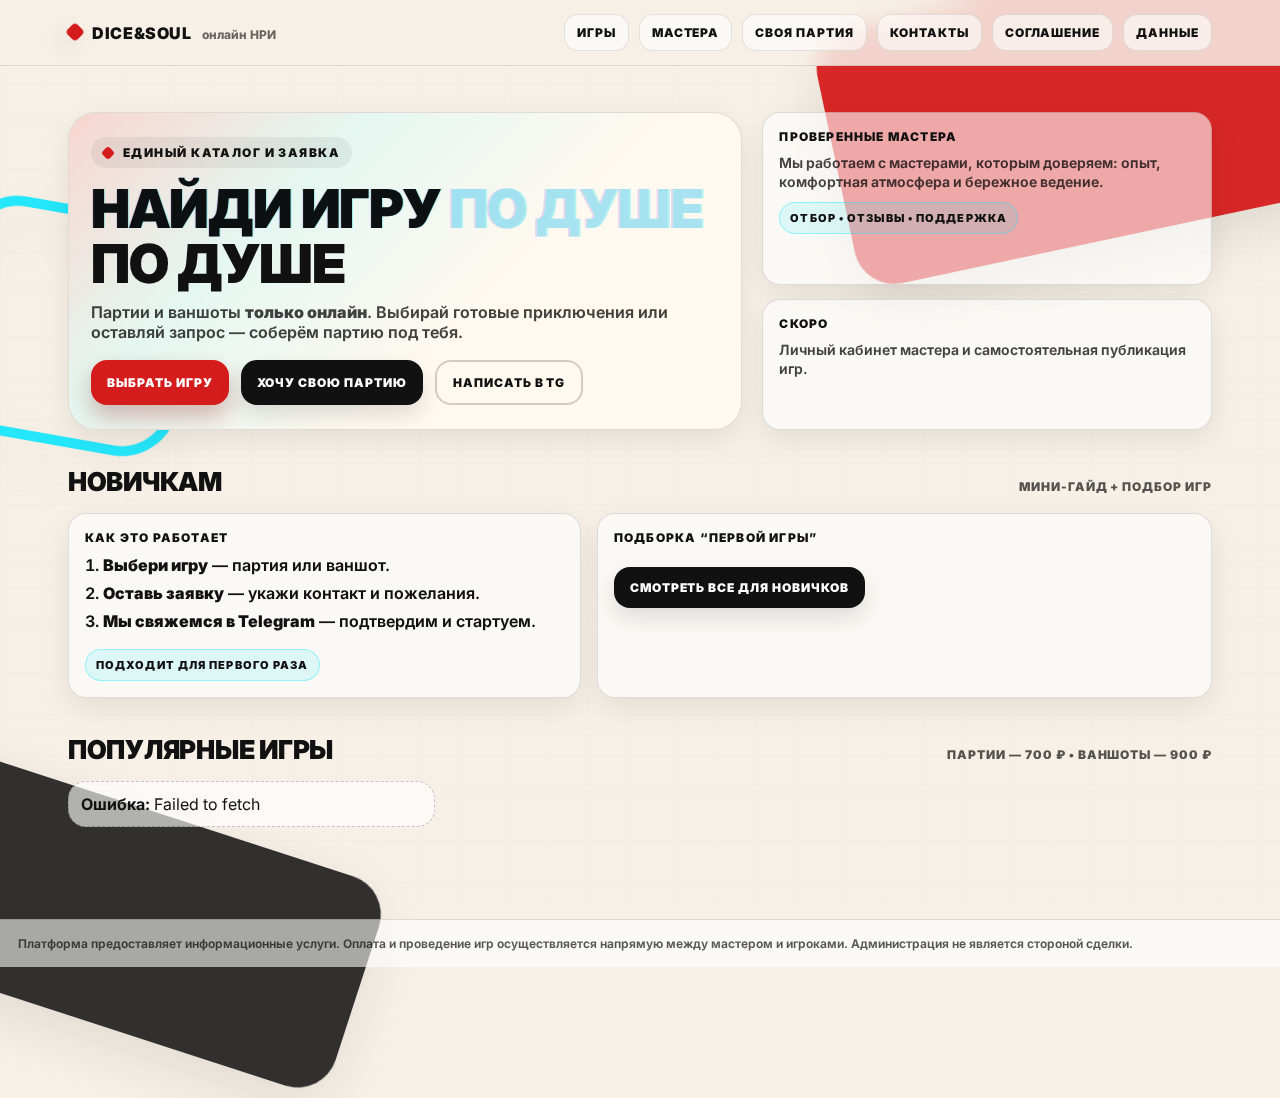
<file: index.html>
<!doctype html><html lang="ru"><head>
<meta charset="UTF-8">
<meta name="viewport" content="width=device-width,initial-scale=1">
<link rel="preconnect" href="https://fonts.googleapis.com">
<link rel="preconnect" href="https://fonts.gstatic.com" crossorigin>
<link href="https://fonts.googleapis.com/css2?family=Inter:wght@500;650;800;900;1000&display=swap" rel="stylesheet">
<link rel="stylesheet" href="style.css">
<title>Dice&Soul — онлайн настольно‑ролевые игры</title>
<link rel="icon" href="assets/favicon.ico" sizes="any">
<link rel="icon" type="image/png" href="assets/favicon.png">
<link rel="apple-touch-icon" href="assets/favicon.png">
</head>
<body class="bg-grid">

<div class="header">
  <div class="nav">
    <a class="brand" href="index.html">
      <span class="mark"></span>
      <span class="name">Dice&Soul</span>
      <span class="tag">онлайн НРИ</span>
    </a>
    <div class="navlinks">
      <a href="games.html">Игры</a>
      <a href="masters.html">Мастера</a>
<a href="custom.html">Своя партия</a>
      <a href="contacts.html">Контакты</a>
      <a href="legal.html">Соглашение</a>
      <a href="privacy.html">Данные</a>
    </div>
  </div>
</div>

<div class="container">
  <div class="shape red"></div>
  <div class="shape cyan"></div>
  <div class="shape ink"></div>

  <div class="hero">
    <div class="panel">
      <div class="p-inner">
        <div class="kicker"><span class="dot"></span>единый каталог и заявка</div>
        <div class="h1" data-glitch="Найди игру по душе">Найди игру<br>по душе</div>
        <p class="lead">Партии и ваншоты <b>только онлайн</b>. Выбирай готовые приключения или оставляй запрос — соберём партию под тебя.</p>
        <div class="actions">
          <a class="btn btn-red" href="games.html">Выбрать игру</a>
          <a class="btn btn-ink" href="custom.html">Хочу свою партию</a>
          <a class="btn btn-outline" href="https://t.me/iwwitich" target="_blank" rel="noopener">Написать в TG</a>
        </div>
        </div>
    </div>

    <div class="aside">
      <div class="tile">
  <h3>Проверенные мастера</h3>
  <p>Мы работаем с мастерами, которым доверяем: опыт, комфортная атмосфера и бережное ведение.</p>
  <div class="badge">отбор • отзывы • поддержка</div>
</div>
      <div class="tile">
        <h3>Скоро</h3>
        <p>Личный кабинет мастера и самостоятельная публикация игр.</p>
      </div>
    </div>
  </div>

  
  <div class="section-title" id="newbies">
    <h2>Новичкам</h2>
    <div class="hint">мини-гайд + подбор игр</div>
  </div>

  <div class="newbies">
    <div class="tile guide">
      <h3>Как это работает</h3>
      <ol class="steps">
        <li><b>Выбери игру</b> — партия или ваншот.</li>
        <li><b>Оставь заявку</b> — укажи контакт и пожелания.</li>
        <li><b>Мы свяжемся в Telegram</b> — подтвердим и стартуем.</li>
      </ol>
      <div class="badge">подходит для первого раза</div>
    </div>

    <div class="tile pick">
      <h3>Подборка “первой игры”</h3>
      <div class="mini-grid" data-newbies></div>
      <div class="actions" style="margin-top:12px">
        <a class="btn btn-ink" href="games.html?beginner=1">Смотреть все для новичков</a>
      </div>
    </div>
  </div>


  <div class="section-title">
    <h2>Популярные игры</h2>
    <div class="hint">Партии — 700 ₽ • Ваншоты — 900 ₽</div>
  </div>

  <div class="grid" data-games>
    <div class="card"><div class="c-inner"><span class="spinner"></span> <span class="small">Загружаем список…</span></div></div>
  </div>
</div>

<footer>Платформа предоставляет информационные услуги. Оплата и проведение игр осуществляется напрямую между мастером и игроками. Администрация не является стороной сделки.</footer>
<script src="config.js"></script>
<script src="app.js"></script>
</body></html>
</file>
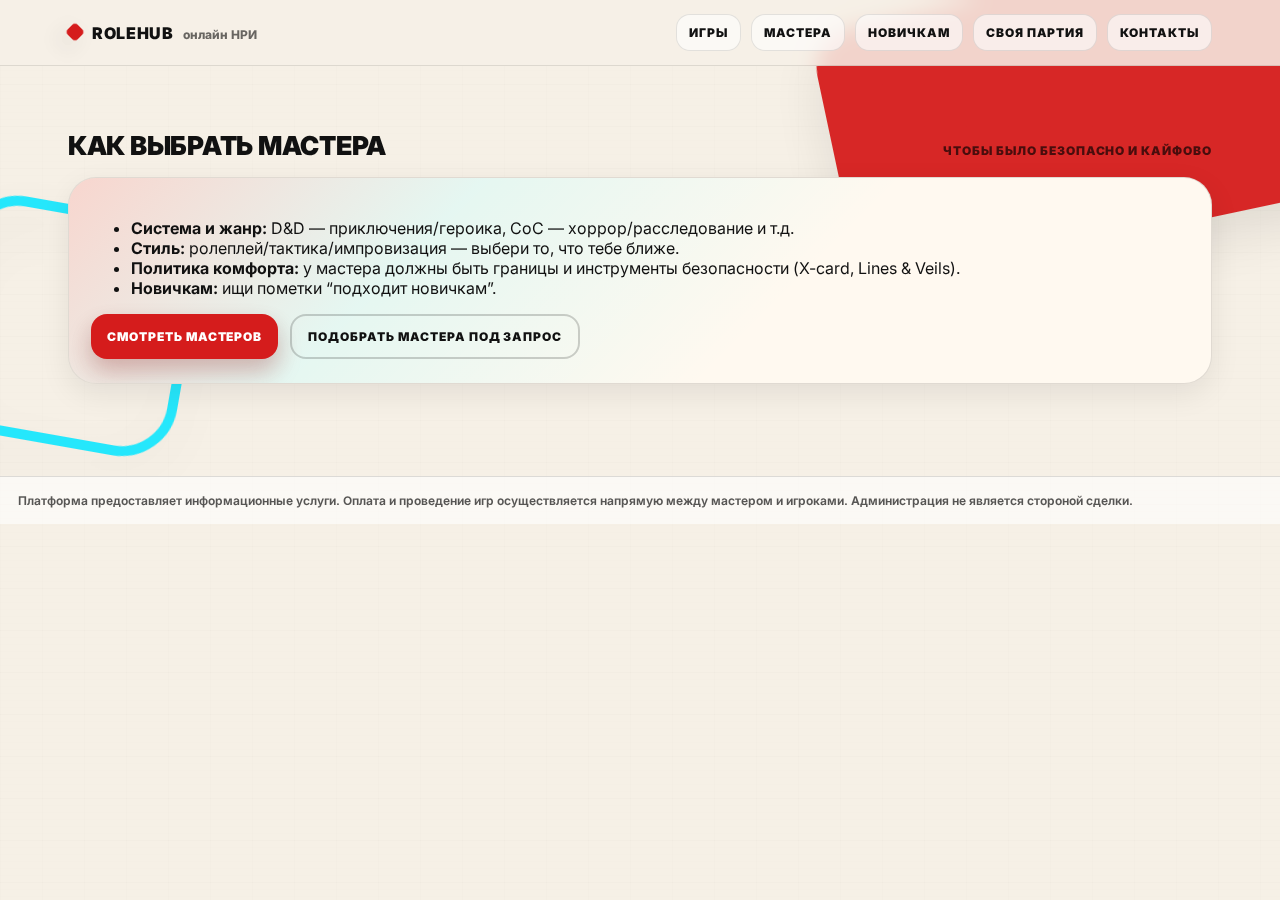
<file: choose-gm.html>
<!doctype html><html lang="ru"><head>
<meta charset="UTF-8">
<meta name="viewport" content="width=device-width,initial-scale=1">
<link rel="preconnect" href="https://fonts.googleapis.com">
<link rel="preconnect" href="https://fonts.gstatic.com" crossorigin>
<link href="https://fonts.googleapis.com/css2?family=Inter:wght@500;650;800;900;1000&display=swap" rel="stylesheet">
<link rel="stylesheet" href="style.css">
<title>Как выбрать мастера — RoleHub</title>
</head>
<body class="bg-grid">
<div class="header">
  <div class="nav">
    <a class="brand" href="index.html">
      <span class="mark"></span>
      <span class="name">RoleHub</span>
      <span class="tag">онлайн НРИ</span>
    </a>
    <div class="navlinks">
      <a href="games.html">Игры</a>
      <a href="masters.html">Мастера</a>
      <a href="newbies.html">Новичкам</a>
      <a href="custom.html">Своя партия</a>
      <a href="contacts.html">Контакты</a>
    </div>
  </div>
</div>
<div class="container">
  <div class="shape red"></div>
  <div class="shape cyan"></div>
  
<div class="section-title"><h2>Как выбрать мастера</h2><div class="hint">чтобы было безопасно и кайфово</div></div>
<div class="panel"><div class="p-inner">
<ul class="list">
<li><b>Система и жанр:</b> D&D — приключения/героика, CoC — хоррор/расследование и т.д.</li>
<li><b>Стиль:</b> ролеплей/тактика/импровизация — выбери то, что тебе ближе.</li>
<li><b>Политика комфорта:</b> у мастера должны быть границы и инструменты безопасности (X-card, Lines & Veils).</li>
<li><b>Новичкам:</b> ищи пометки “подходит новичкам”.</li>
</ul>
<div class="actions">
<a class="btn btn-red" href="masters.html">Смотреть мастеров</a>
<a class="btn btn-outline" href="hire.html">Подобрать мастера под запрос</a>
</div>
</div></div>

</div>
<footer>Платформа предоставляет информационные услуги. Оплата и проведение игр осуществляется напрямую между мастером и игроками. Администрация не является стороной сделки.</footer>
<script src="config.js"></script>
<script src="app.js"></script>
</body></html>
</file>
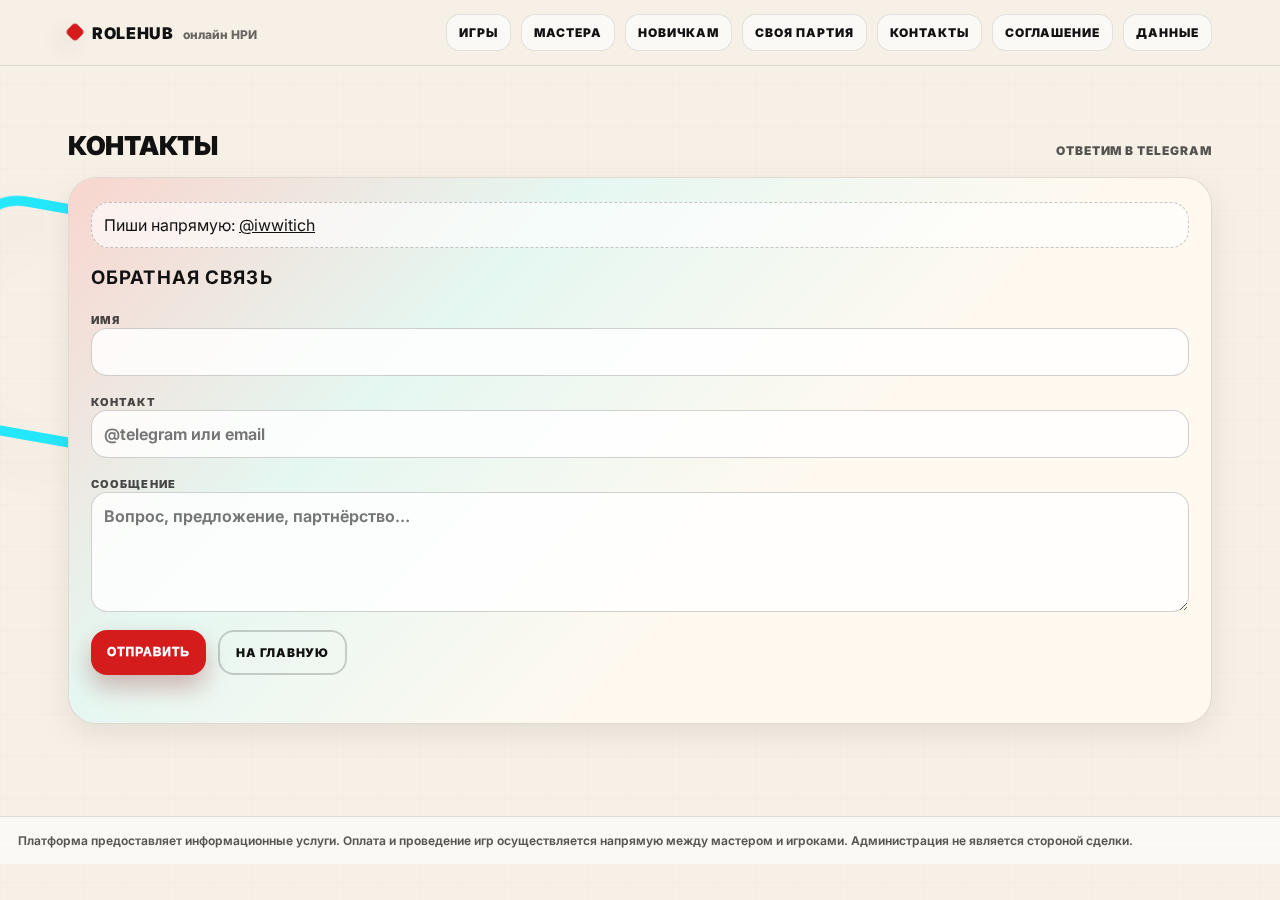
<file: contacts.html>
<!doctype html><html lang="ru"><head>
<meta charset="UTF-8">
<meta name="viewport" content="width=device-width,initial-scale=1">
<link rel="preconnect" href="https://fonts.googleapis.com">
<link rel="preconnect" href="https://fonts.gstatic.com" crossorigin>
<link href="https://fonts.googleapis.com/css2?family=Inter:wght@500;650;800;900;1000&display=swap" rel="stylesheet">
<link rel="stylesheet" href="style.css">
<title>Контакты — RoleHub</title></head>
<body class="bg-grid">

<div class="header">
  <div class="nav">
    <a class="brand" href="index.html">
      <span class="mark"></span>
      <span class="name">RoleHub</span>
      <span class="tag">онлайн НРИ</span>
    </a>
    <div class="navlinks">
      <a href="games.html">Игры</a>
      <a href="masters.html">Мастера</a>
      <a href="newbies.html">Новичкам</a>
<a href="custom.html">Своя партия</a>
      <a href="contacts.html">Контакты</a>
      <a href="legal.html">Соглашение</a>
      <a href="privacy.html">Данные</a>
    </div>
  </div>
</div>

<div class="container">
  <div class="shape cyan"></div>

  <div class="section-title">
    <h2>Контакты</h2>
    <div class="hint">ответим в Telegram</div>
  </div>

  <div class="panel">
    <div class="p-inner">
      <div class="notice">Пиши напрямую: <a data-tg-link href="#">@iwwitich</a></div>

      <h3 style="margin-top:18px; text-transform:uppercase; letter-spacing:.06em">Обратная связь</h3>

      <form id="contactForm" class="form">
        <div class="field"><label>Имя</label><input name="name" required></div>
        <div class="field"><label>Контакт</label><input name="contact" required placeholder="@telegram или email"></div>
        <div class="field"><label>Сообщение</label><textarea name="message" placeholder="Вопрос, предложение, партнёрство…"></textarea></div>
        <div class="actions">
          <button class="btn btn-red" type="submit">Отправить</button>
          <a class="btn btn-outline" href="index.html">На главную</a>
        </div>
        <div id="contactForm_status" class="small" style="margin-top:10px"></div>
      </form>
    </div>
  </div>
</div>

<footer>Платформа предоставляет информационные услуги. Оплата и проведение игр осуществляется напрямую между мастером и игроками. Администрация не является стороной сделки.</footer>
<script src="config.js"></script>
<script src="app.js"></script>
</body></html>
</file>
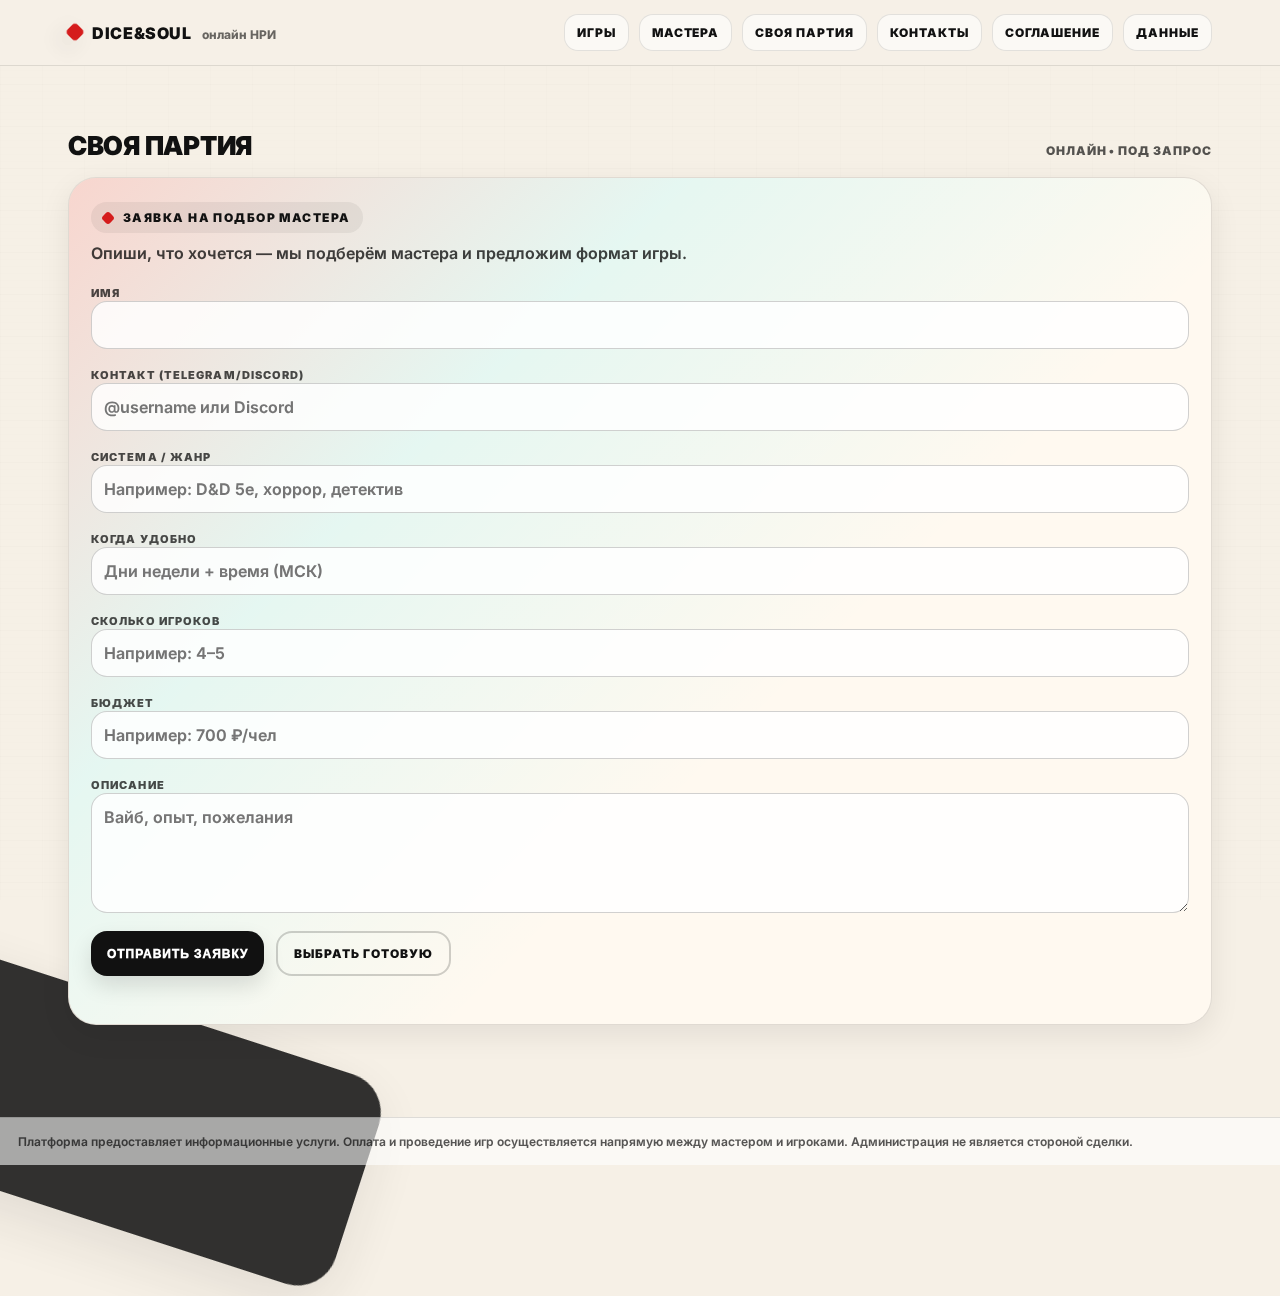
<file: custom.html>
<!doctype html><html lang="ru"><head>
<meta charset="UTF-8">
<meta name="viewport" content="width=device-width,initial-scale=1">
<link rel="preconnect" href="https://fonts.googleapis.com">
<link rel="preconnect" href="https://fonts.gstatic.com" crossorigin>
<link href="https://fonts.googleapis.com/css2?family=Inter:wght@500;650;800;900;1000&display=swap" rel="stylesheet">
<link rel="stylesheet" href="style.css">
<title>Своя партия — Dice&Soul</title>
<link rel="icon" href="assets/favicon.ico" sizes="any">
<link rel="icon" type="image/png" href="assets/favicon.png">
<link rel="apple-touch-icon" href="assets/favicon.png">
</head>
<body class="bg-grid">

<div class="header">
  <div class="nav">
    <a class="brand" href="index.html">
      <span class="mark"></span>
      <span class="name">Dice&Soul</span>
      <span class="tag">онлайн НРИ</span>
    </a>
    <div class="navlinks">
      <a href="games.html">Игры</a>
      <a href="masters.html">Мастера</a>
<a href="custom.html">Своя партия</a>
      <a href="contacts.html">Контакты</a>
      <a href="legal.html">Соглашение</a>
      <a href="privacy.html">Данные</a>
    </div>
  </div>
</div>

<div class="container">
  <div class="shape ink"></div>

  <div class="section-title">
    <h2>Своя партия</h2>
    <div class="hint">онлайн • под запрос</div>
  </div>

  <div class="panel">
    <div class="p-inner">
      <div class="kicker"><span class="dot"></span>заявка на подбор мастера</div>
      <p class="lead" style="margin-top:10px">Опиши, что хочется — мы подберём мастера и предложим формат игры.</p>

      <form id="customPartyForm" class="form">
        <div class="field"><label>Имя</label><input name="name" required></div>
        <div class="field"><label>Контакт (Telegram/Discord)</label><input name="contact" required placeholder="@username или Discord"></div>
        <div class="field"><label>Система / жанр</label><input name="system" placeholder="Например: D&D 5e, хоррор, детектив"></div>
        <div class="field"><label>Когда удобно</label><input name="time" placeholder="Дни недели + время (МСК)"></div>
        <div class="field"><label>Сколько игроков</label><input name="players" placeholder="Например: 4–5"></div>
        <div class="field"><label>Бюджет</label><input name="budget" placeholder="Например: 700 ₽/чел"></div>
        <div class="field"><label>Описание</label><textarea name="details" placeholder="Вайб, опыт, пожелания"></textarea></div>
        <div class="actions">
          <button class="btn btn-ink" type="submit">Отправить заявку</button>
          <a class="btn btn-outline" href="games.html">Выбрать готовую</a>
        </div>
        <div id="customPartyForm_status" class="small" style="margin-top:10px"></div>
      </form>
    </div>
  </div>
</div>

<footer>Платформа предоставляет информационные услуги. Оплата и проведение игр осуществляется напрямую между мастером и игроками. Администрация не является стороной сделки.</footer>
<script src="config.js"></script>
<script src="app.js"></script>
</body></html>
</file>
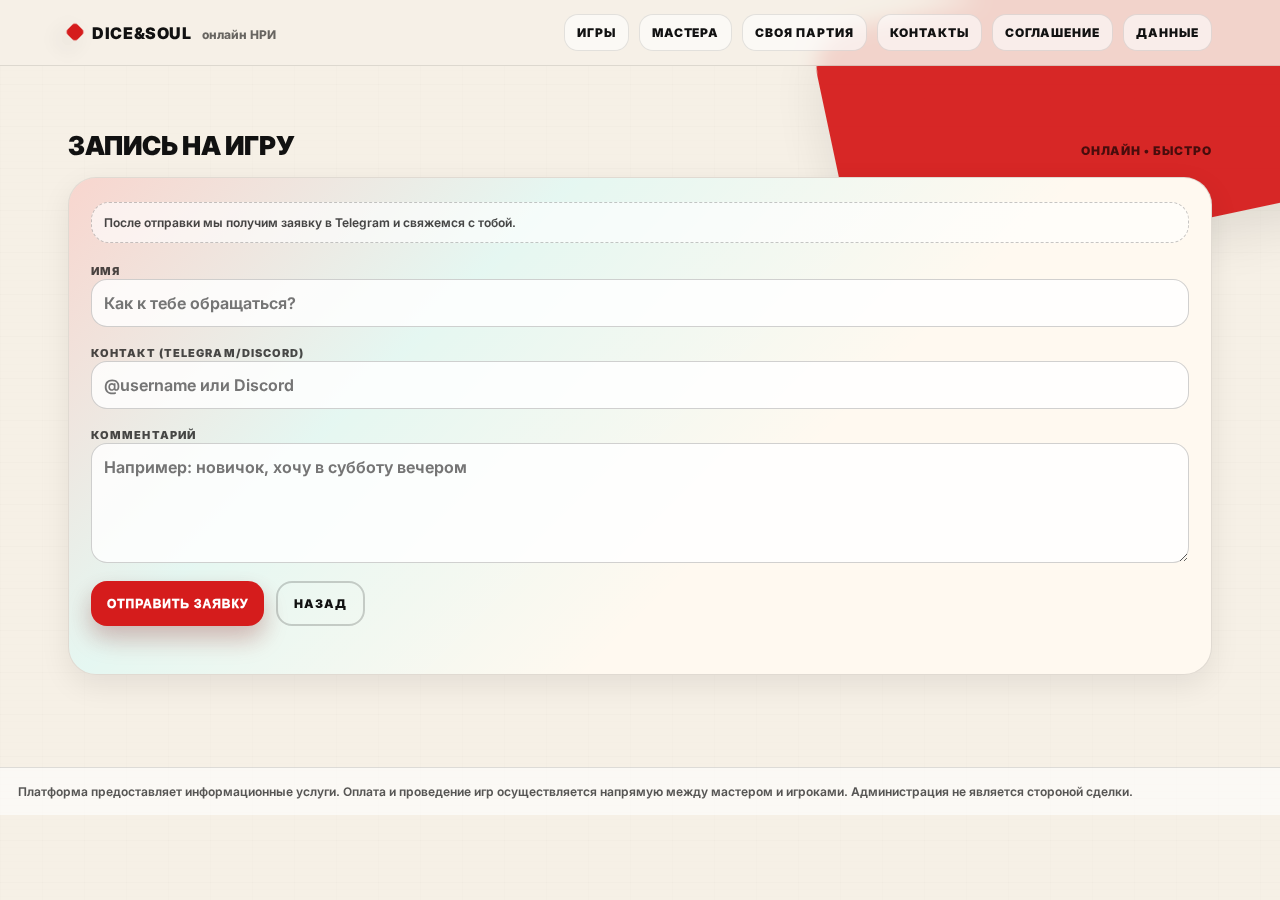
<file: form.html>
<!doctype html><html lang="ru"><head>
<meta charset="UTF-8">
<meta name="viewport" content="width=device-width,initial-scale=1">
<link rel="preconnect" href="https://fonts.googleapis.com">
<link rel="preconnect" href="https://fonts.gstatic.com" crossorigin>
<link href="https://fonts.googleapis.com/css2?family=Inter:wght@500;650;800;900;1000&display=swap" rel="stylesheet">
<link rel="stylesheet" href="style.css">
<title>Записаться — Dice&Soul</title>
<link rel="icon" href="assets/favicon.ico" sizes="any">
<link rel="icon" type="image/png" href="assets/favicon.png">
<link rel="apple-touch-icon" href="assets/favicon.png">
</head>
<body class="bg-grid">

<div class="header">
  <div class="nav">
    <a class="brand" href="index.html">
      <span class="mark"></span>
      <span class="name">Dice&Soul</span>
      <span class="tag">онлайн НРИ</span>
    </a>
    <div class="navlinks">
      <a href="games.html">Игры</a>
      <a href="masters.html">Мастера</a>
<a href="custom.html">Своя партия</a>
      <a href="contacts.html">Контакты</a>
      <a href="legal.html">Соглашение</a>
      <a href="privacy.html">Данные</a>
    </div>
  </div>
</div>

<div class="container">
  <div class="shape red"></div>

  <div class="section-title">
    <h2>Запись на игру</h2>
    <div class="hint">онлайн • быстро</div>
  </div>

  <div class="panel">
    <div class="p-inner">
      <div class="notice small">После отправки мы получим заявку в Telegram и свяжемся с тобой.</div>

      <form id="signupForm" class="form">
        <input type="hidden" name="game" id="gameField" value="">
        <div class="field"><label>Имя</label><input name="name" required placeholder="Как к тебе обращаться?"></div>
        <div class="field"><label>Контакт (Telegram/Discord)</label><input name="contact" required placeholder="@username или Discord"></div>
        <div class="field"><label>Комментарий</label><textarea name="comment" placeholder="Например: новичок, хочу в субботу вечером"></textarea></div>
        <div class="actions">
          <button class="btn btn-red" type="submit">Отправить заявку</button>
          <a class="btn btn-outline" href="games.html">Назад</a>
        </div>
        <div id="signupForm_status" class="small" style="margin-top:10px"></div>
      </form>
    </div>
  </div>
</div>

<footer>Платформа предоставляет информационные услуги. Оплата и проведение игр осуществляется напрямую между мастером и игроками. Администрация не является стороной сделки.</footer>
<script src="config.js"></script>
<script src="app.js"></script>
</body></html>
</file>
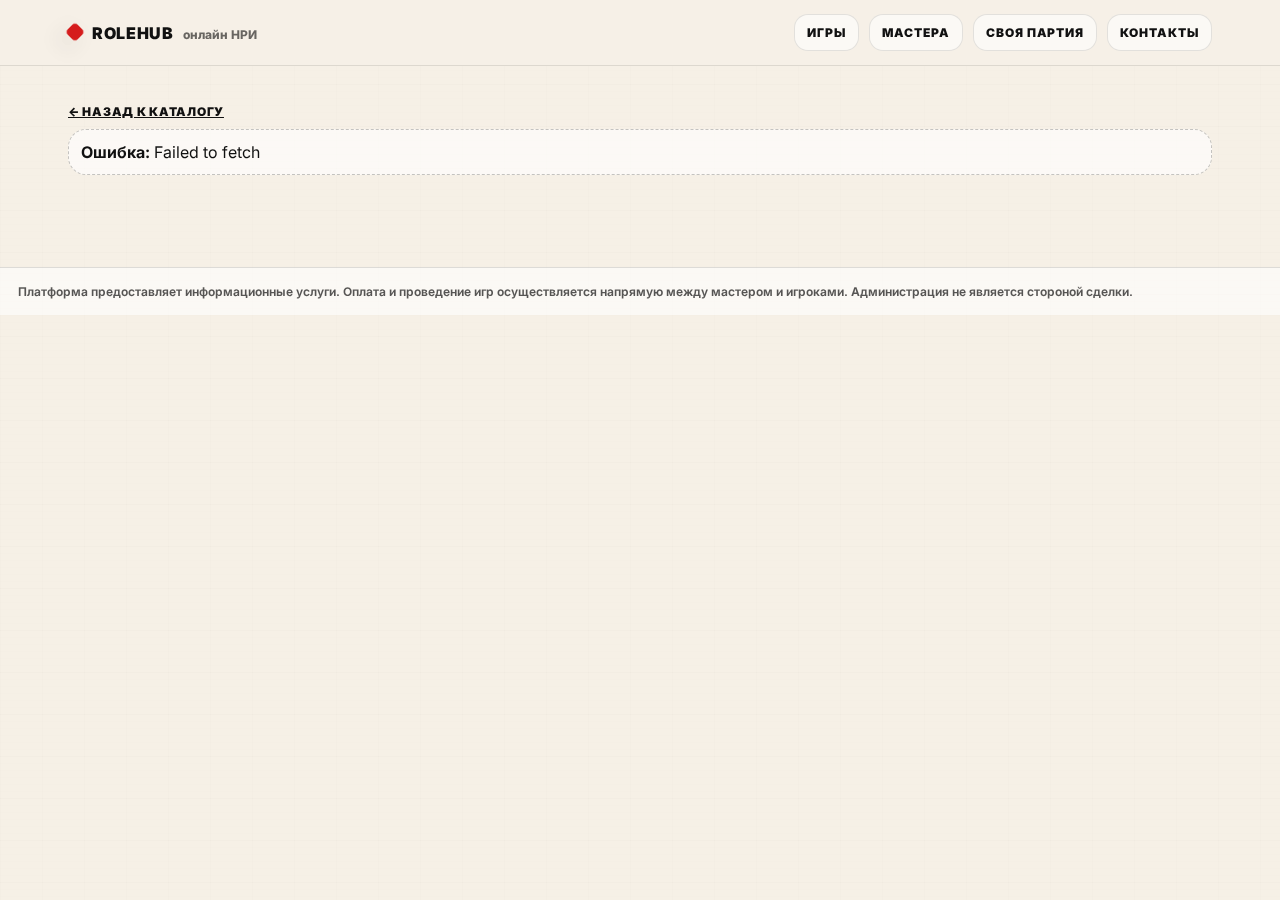
<file: game.html>
<!doctype html><html lang="ru"><head>
<meta charset="UTF-8">
<meta name="viewport" content="width=device-width,initial-scale=1">
<link rel="preconnect" href="https://fonts.googleapis.com">
<link rel="preconnect" href="https://fonts.gstatic.com" crossorigin>
<link href="https://fonts.googleapis.com/css2?family=Inter:wght@500;650;800;900;1000&display=swap" rel="stylesheet">
<link rel="stylesheet" href="style.css">
<title>Игра — RoleHub</title>
</head>
<body class="bg-grid">
<div class="header">
  <div class="nav">
    <a class="brand" href="index.html">
      <span class="mark"></span>
      <span class="name">RoleHub</span>
      <span class="tag">онлайн НРИ</span>
    </a>
    <div class="navlinks">
      <a href="games.html">Игры</a>
      <a href="masters.html">Мастера</a>
<a href="custom.html">Своя партия</a>
      <a href="contacts.html">Контакты</a>
    </div>
  </div>
</div>

<div class="container">
  <a class="backlink" href="games.html">← назад к каталогу</a>
  <div data-game-detail></div>
</div>

<footer>Платформа предоставляет информационные услуги. Оплата и проведение игр осуществляется напрямую между мастером и игроками. Администрация не является стороной сделки.</footer>
<script src="config.js"></script>
<script src="app.js"></script>
</body></html>
</file>
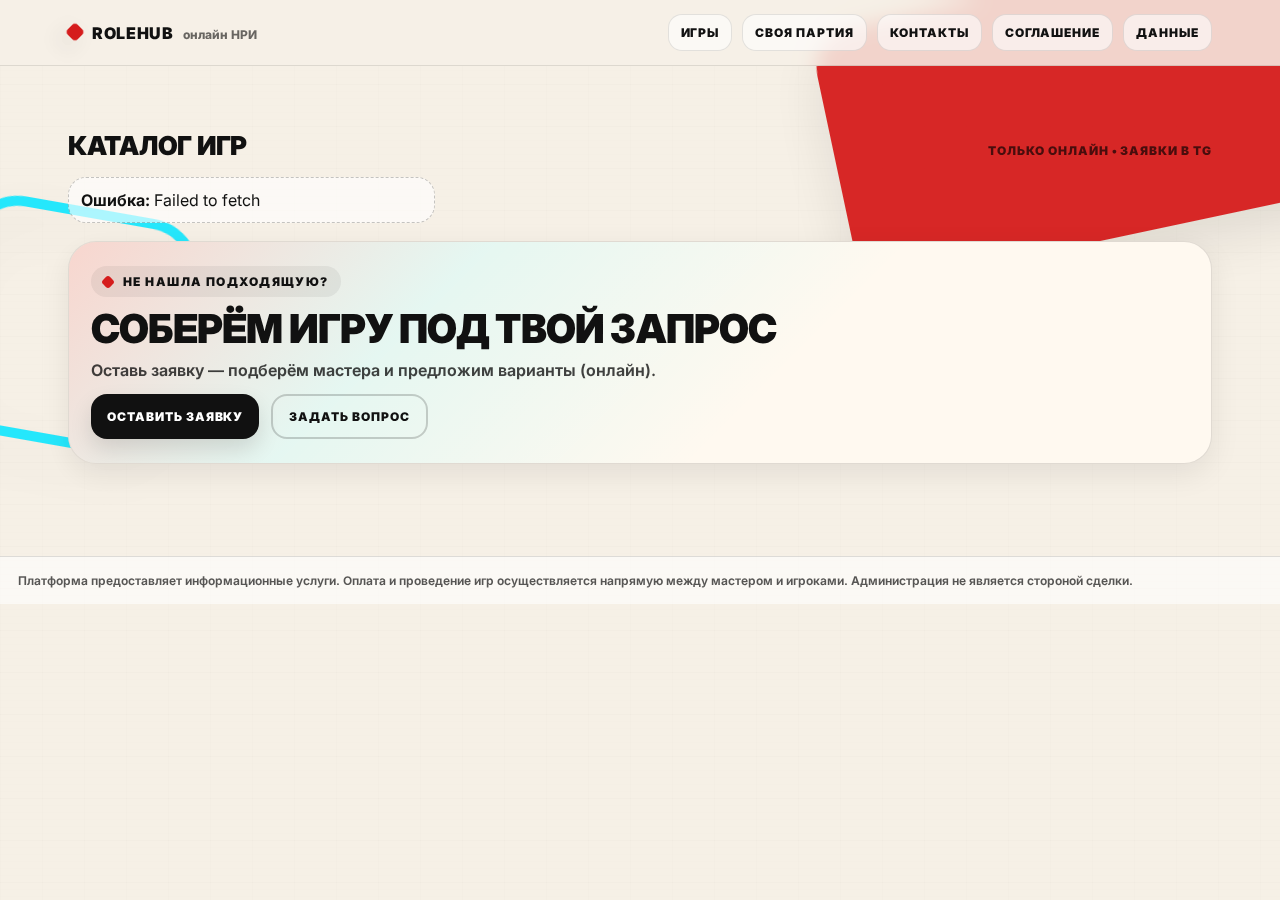
<file: games.html>
<!doctype html><html lang="ru"><head>
<meta charset="UTF-8">
<meta name="viewport" content="width=device-width,initial-scale=1">
<link rel="preconnect" href="https://fonts.googleapis.com">
<link rel="preconnect" href="https://fonts.gstatic.com" crossorigin>
<link href="https://fonts.googleapis.com/css2?family=Inter:wght@500;650;800;900;1000&display=swap" rel="stylesheet">
<link rel="stylesheet" href="style.css">
<title>Игры — RoleHub</title></head>
<body class="bg-grid">

<div class="header">
  <div class="nav">
    <a class="brand" href="index.html">
      <span class="mark"></span>
      <span class="name">RoleHub</span>
      <span class="tag">онлайн НРИ</span>
    </a>
    <div class="navlinks">
      <a href="games.html">Игры</a>
      <a href="custom.html">Своя партия</a>
      <a href="contacts.html">Контакты</a>
      <a href="legal.html">Соглашение</a>
      <a href="privacy.html">Данные</a>
    </div>
  </div>
</div>

<div class="container">
  <div class="shape red"></div>
  <div class="shape cyan"></div>

  <div class="section-title">
    <h2>Каталог игр</h2>
    <div class="hint">только онлайн • заявки в TG</div>
  </div>

  <div class="grid" data-games>
    <div class="card"><div class="c-inner"><span class="spinner"></span> <span class="small">Загружаем список…</span></div></div>
  </div>

  <div class="panel" style="margin-top:18px">
    <div class="p-inner">
      <div class="kicker"><span class="dot"></span>не нашла подходящую?</div>
      <div class="h1" style="font-size: clamp(26px, 3.2vw, 40px); margin-top:12px">Соберём игру под твой запрос</div>
      <p class="lead" style="margin-bottom:14px">Оставь заявку — подберём мастера и предложим варианты (онлайн).</p>
      <div class="actions">
        <a class="btn btn-ink" href="custom.html">Оставить заявку</a>
        <a class="btn btn-outline" href="contacts.html">Задать вопрос</a>
      </div>
    </div>
  </div>
</div>

<footer>Платформа предоставляет информационные услуги. Оплата и проведение игр осуществляется напрямую между мастером и игроками. Администрация не является стороной сделки.</footer>
<script src="config.js"></script>
<script src="app.js"></script>
</body></html>
</file>
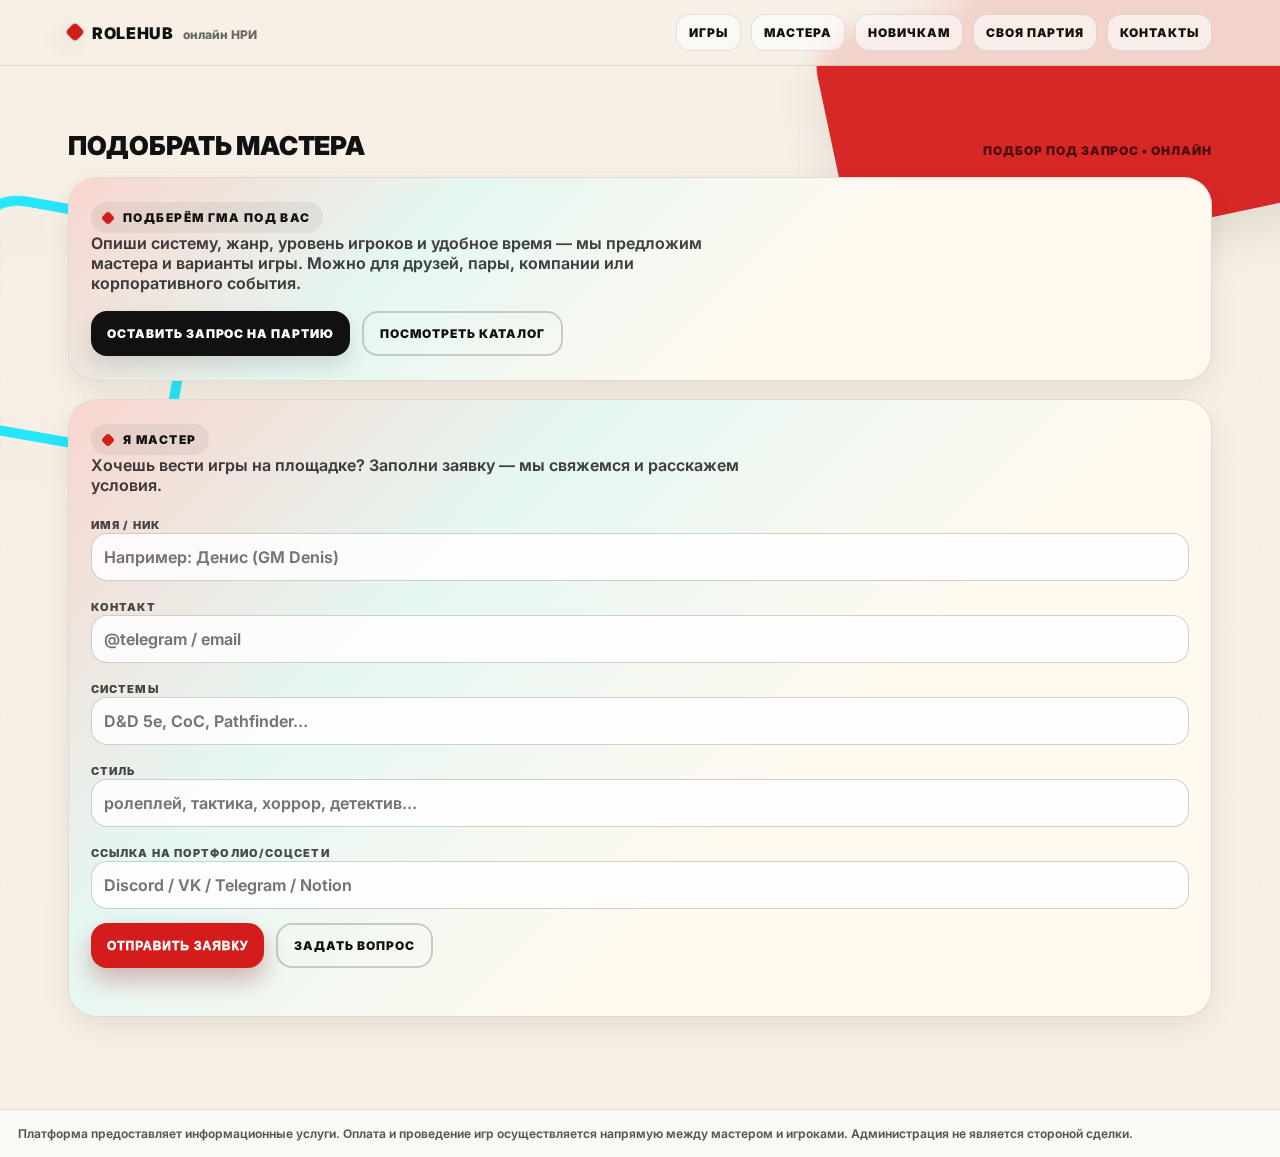
<file: hire.html>
<!doctype html><html lang="ru"><head>
<meta charset="UTF-8">
<meta name="viewport" content="width=device-width,initial-scale=1">
<link rel="preconnect" href="https://fonts.googleapis.com">
<link rel="preconnect" href="https://fonts.gstatic.com" crossorigin>
<link href="https://fonts.googleapis.com/css2?family=Inter:wght@500;650;800;900;1000&display=swap" rel="stylesheet">
<link rel="stylesheet" href="style.css">
<title>Подобрать мастера — RoleHub</title>
</head>
<body class="bg-grid">
<div class="header">
  <div class="nav">
    <a class="brand" href="index.html">
      <span class="mark"></span>
      <span class="name">RoleHub</span>
      <span class="tag">онлайн НРИ</span>
    </a>
    <div class="navlinks">
      <a href="games.html">Игры</a>
      <a href="masters.html">Мастера</a>
      <a href="newbies.html">Новичкам</a>
<a href="custom.html">Своя партия</a>
      <a href="contacts.html">Контакты</a>
    </div>
  </div>
</div>

<div class="container">
  <div class="shape red"></div>
  <div class="shape cyan"></div>

  <div class="section-title">
    <h2>Подобрать мастера</h2>
    <div class="hint">подбор под запрос • онлайн</div>
  </div>

  <div class="panel">
    <div class="p-inner">
      <div class="kicker"><span class="dot"></span>подберём ГМа под вас</div>
      <p class="lead">Опиши систему, жанр, уровень игроков и удобное время — мы предложим мастера и варианты игры. Можно для друзей, пары, компании или корпоративного события.</p>
      <div class="actions">
        <a class="btn btn-ink" href="custom.html">Оставить запрос на партию</a>
        <a class="btn btn-outline" href="games.html">Посмотреть каталог</a>
      </div>
    </div>
  </div>

  <div class="panel" style="margin-top:18px">
    <div class="p-inner">
      <div class="kicker"><span class="dot"></span>я мастер</div>
      <p class="lead">Хочешь вести игры на площадке? Заполни заявку — мы свяжемся и расскажем условия.</p>

      <form id="gmApplyForm" class="form">
        <div class="field"><label>Имя / ник</label><input name="name" required placeholder="Например: Денис (GM Denis)"></div>
        <div class="field"><label>Контакт</label><input name="contact" required placeholder="@telegram / email"></div>
        <div class="field"><label>Системы</label><input name="systems" placeholder="D&D 5e, CoC, Pathfinder…"></div>
        <div class="field"><label>Стиль</label><input name="style" placeholder="ролеплей, тактика, хоррор, детектив…"></div>
        <div class="field"><label>Ссылка на портфолио/соцсети</label><input name="links" placeholder="Discord / VK / Telegram / Notion"></div>
        <div class="actions">
          <button class="btn btn-red" type="submit">Отправить заявку</button>
          <a class="btn btn-outline" href="contacts.html">Задать вопрос</a>
        </div>
        <div id="gmApplyForm_status" class="small" style="margin-top:10px"></div>
      </form>
    </div>
  </div>

</div>

<footer>Платформа предоставляет информационные услуги. Оплата и проведение игр осуществляется напрямую между мастером и игроками. Администрация не является стороной сделки.</footer>
<script src="config.js"></script>
<script src="app.js"></script>
</body></html>
</file>
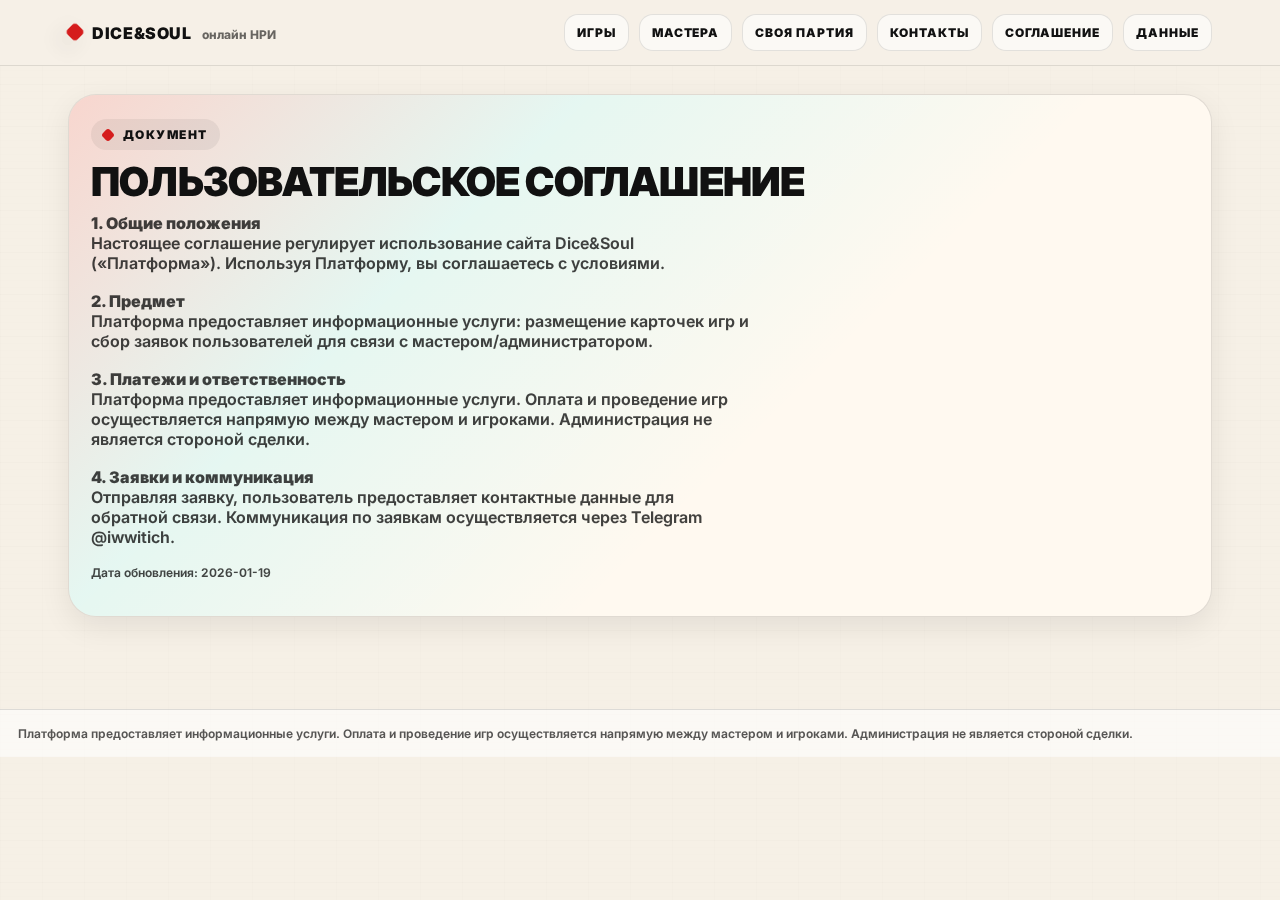
<file: legal.html>
<!doctype html><html lang="ru"><head>
<meta charset="UTF-8">
<meta name="viewport" content="width=device-width,initial-scale=1">
<link rel="preconnect" href="https://fonts.googleapis.com">
<link rel="preconnect" href="https://fonts.gstatic.com" crossorigin>
<link href="https://fonts.googleapis.com/css2?family=Inter:wght@500;650;800;900;1000&display=swap" rel="stylesheet">
<link rel="stylesheet" href="style.css">
<title>Соглашение — Dice&Soul</title>
<link rel="icon" href="assets/favicon.ico" sizes="any">
<link rel="icon" type="image/png" href="assets/favicon.png">
<link rel="apple-touch-icon" href="assets/favicon.png">
</head>
<body class="bg-grid">

<div class="header">
  <div class="nav">
    <a class="brand" href="index.html">
      <span class="mark"></span>
      <span class="name">Dice&Soul</span>
      <span class="tag">онлайн НРИ</span>
    </a>
    <div class="navlinks">
      <a href="games.html">Игры</a>
      <a href="masters.html">Мастера</a>
<a href="custom.html">Своя партия</a>
      <a href="contacts.html">Контакты</a>
      <a href="legal.html">Соглашение</a>
      <a href="privacy.html">Данные</a>
    </div>
  </div>
</div>

<div class="container">
  <div class="panel"><div class="p-inner">
  <div class="kicker"><span class="dot"></span>документ</div>
  <div class="h1" style="font-size: clamp(26px, 3.2vw, 40px); margin-top:12px">Пользовательское соглашение</div>

  <p class="lead"><b>1. Общие положения</b><br>Настоящее соглашение регулирует использование сайта Dice&Soul («Платформа»). Используя Платформу, вы соглашаетесь с условиями.</p>
  <p class="lead"><b>2. Предмет</b><br>Платформа предоставляет информационные услуги: размещение карточек игр и сбор заявок пользователей для связи с мастером/администратором.</p>
  <p class="lead"><b>3. Платежи и ответственность</b><br>Платформа предоставляет информационные услуги. Оплата и проведение игр осуществляется напрямую между мастером и игроками. Администрация не является стороной сделки.</p>
  <p class="lead"><b>4. Заявки и коммуникация</b><br>Отправляя заявку, пользователь предоставляет контактные данные для обратной связи. Коммуникация по заявкам осуществляется через Telegram @iwwitich.</p>
  <p class="small">Дата обновления: 2026-01-19</p>
  </div></div>
</div>
<footer>Платформа предоставляет информационные услуги. Оплата и проведение игр осуществляется напрямую между мастером и игроками. Администрация не является стороной сделки.</footer>
<script src="config.js"></script><script src="app.js"></script>
</body></html>
</file>
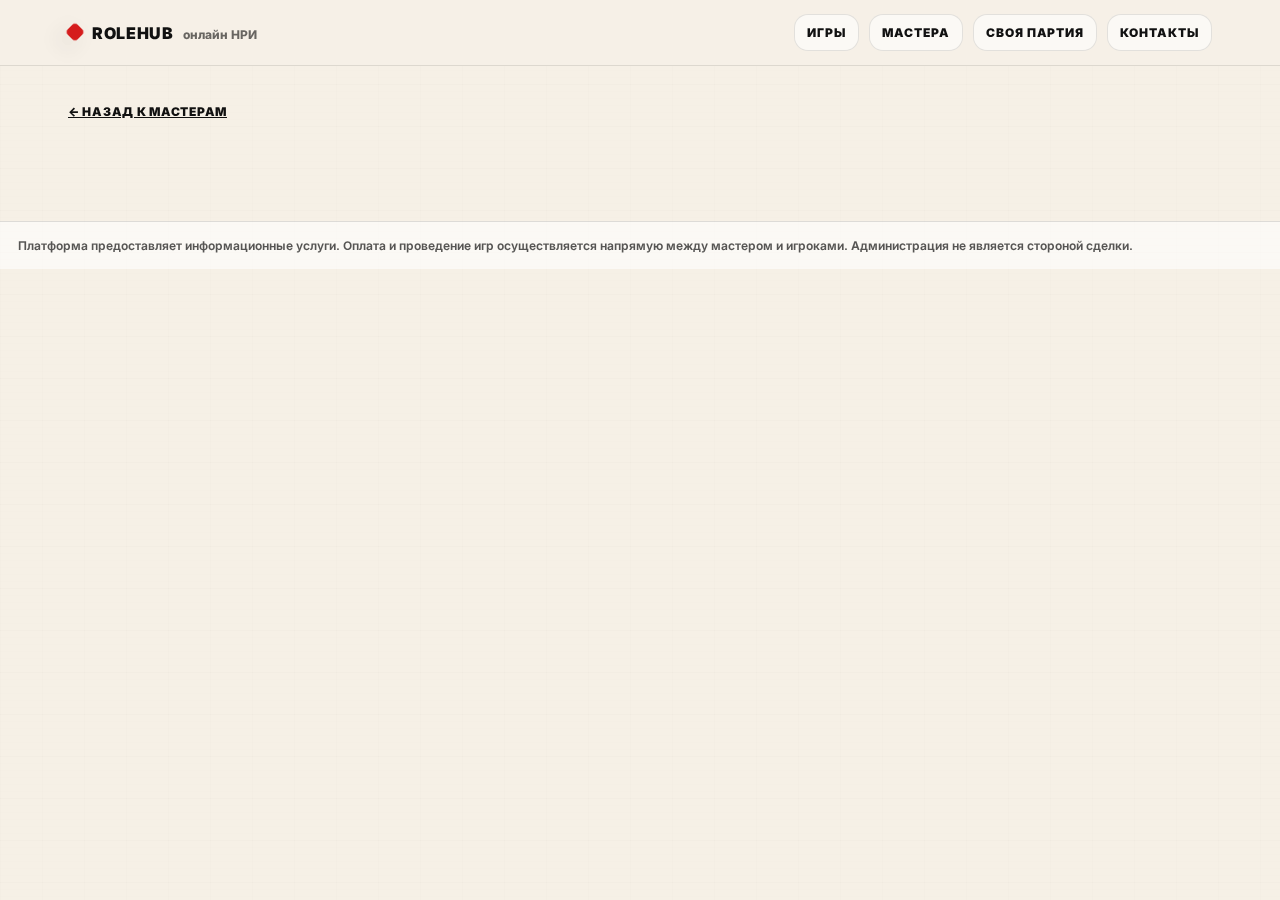
<file: master.html>
<!doctype html><html lang="ru"><head>
<meta charset="UTF-8">
<meta name="viewport" content="width=device-width,initial-scale=1">
<link rel="preconnect" href="https://fonts.googleapis.com">
<link rel="preconnect" href="https://fonts.gstatic.com" crossorigin>
<link href="https://fonts.googleapis.com/css2?family=Inter:wght@500;650;800;900;1000&display=swap" rel="stylesheet">
<link rel="stylesheet" href="style.css">
<title>Мастер — RoleHub</title>
</head>
<body class="bg-grid">
<div class="header">
  <div class="nav">
    <a class="brand" href="index.html">
      <span class="mark"></span>
      <span class="name">RoleHub</span>
      <span class="tag">онлайн НРИ</span>
    </a>
    <div class="navlinks">
      <a href="games.html">Игры</a>
      <a href="masters.html">Мастера</a>
      <a href="custom.html">Своя партия</a>
      <a href="contacts.html">Контакты</a>
    </div>
  </div>
</div>

<div class="container">
  <a class="backlink" href="masters.html">← назад к мастерам</a>
  <div data-master-detail></div>
</div>

<footer>Платформа предоставляет информационные услуги. Оплата и проведение игр осуществляется напрямую между мастером и игроками. Администрация не является стороной сделки.</footer>
<script src="config.js"></script>
<script src="app.js"></script>
</body></html>
</file>
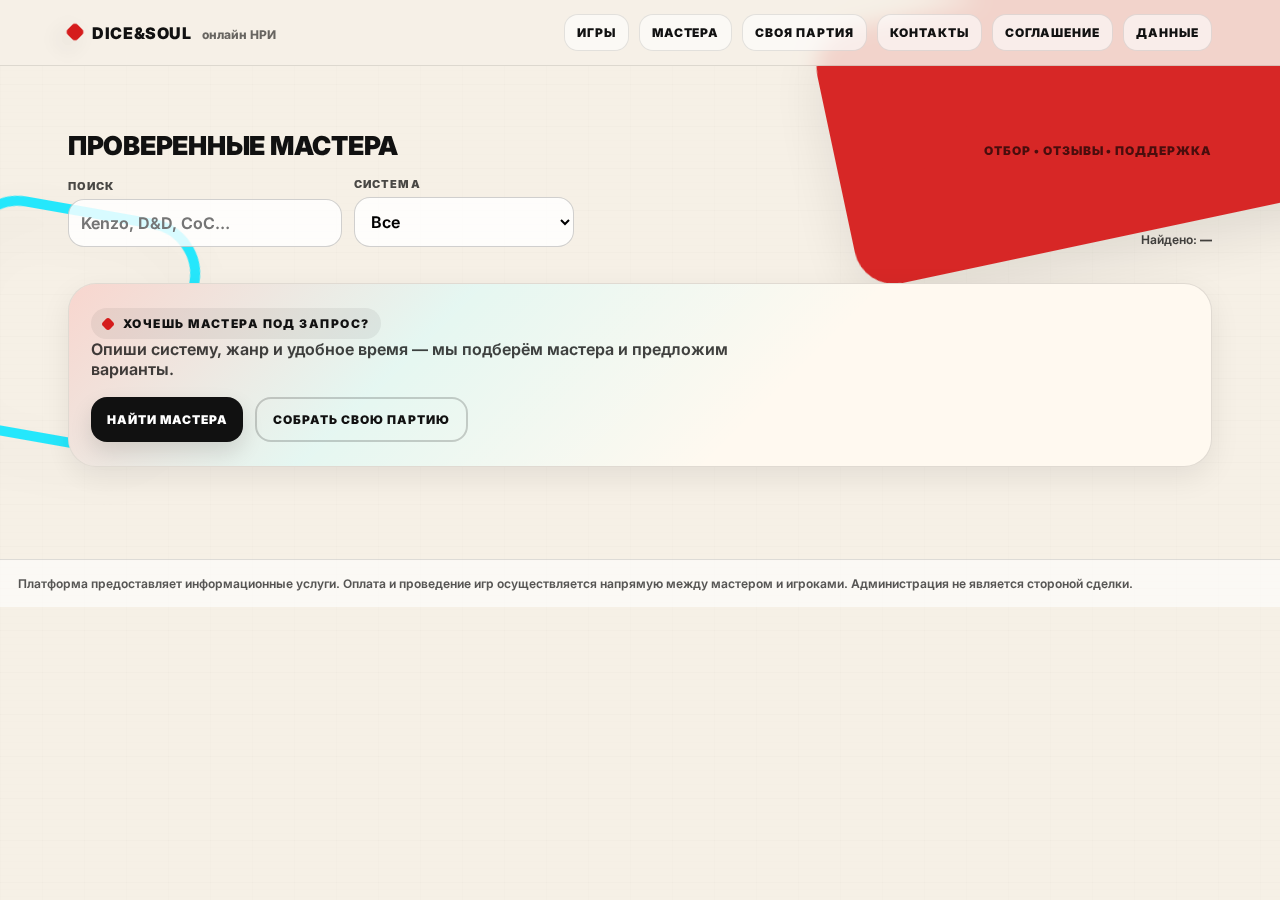
<file: masters.html>
<!doctype html><html lang="ru"><head>
<meta charset="UTF-8">
<meta name="viewport" content="width=device-width,initial-scale=1">
<link rel="preconnect" href="https://fonts.googleapis.com">
<link rel="preconnect" href="https://fonts.gstatic.com" crossorigin>
<link href="https://fonts.googleapis.com/css2?family=Inter:wght@500;650;800;900;1000&display=swap" rel="stylesheet">
<link rel="stylesheet" href="style.css">
<title>Мастера — Dice&Soul</title>
<link rel="icon" href="assets/favicon.ico" sizes="any">
<link rel="icon" type="image/png" href="assets/favicon.png">
<link rel="apple-touch-icon" href="assets/favicon.png">
</head>
<body class="bg-grid">
<div class="header">
  <div class="nav">
    <a class="brand" href="index.html">
      <span class="mark"></span>
      <span class="name">Dice&Soul</span>
      <span class="tag">онлайн НРИ</span>
    </a>
    <div class="navlinks">
      <a href="games.html">Игры</a>
      <a href="masters.html">Мастера</a>
<a href="custom.html">Своя партия</a>
      <a href="contacts.html">Контакты</a>
      <a href="legal.html">Соглашение</a>
      <a href="privacy.html">Данные</a>
    </div>
  </div>
</div>

<div class="container">
  <div class="shape red"></div>
  <div class="shape cyan"></div>

  <div class="section-title">
    <h2>Проверенные мастера</h2>
    <div class="hint">отбор • отзывы • поддержка</div>
  </div>

  
  <div class="filters">
    <div class="field-inline">
      <label>Поиск</label>
      <input id="masters_q" type="text" placeholder="Kenzo, D&D, CoC…">
    </div>
    <div class="field-inline">
      <label>Система</label>
      <select id="masters_system">
        <option value="all">Все</option>
      </select>
    </div>
    <div class="small" style="margin-left:auto">Найдено: <b data-masters-count>—</b></div>
  </div>

  <div class="mastersGrid" data-masters></div>

  <div class="panel" style="margin-top:18px">
    <div class="p-inner">
      <div class="kicker"><span class="dot"></span>хочешь мастера под запрос?</div>
      <p class="lead">Опиши систему, жанр и удобное время — мы подберём мастера и предложим варианты.</p>
      <div class="actions">
        <a class="btn btn-ink" href="hire.html">Найти мастера</a>
        <a class="btn btn-outline" href="custom.html">Собрать свою партию</a>
      </div>
    </div>
  </div>
</div>

<footer>Платформа предоставляет информационные услуги. Оплата и проведение игр осуществляется напрямую между мастером и игроками. Администрация не является стороной сделки.</footer>
<script src="config.js"></script>
<script src="app.js"></script>
</body></html>
</file>
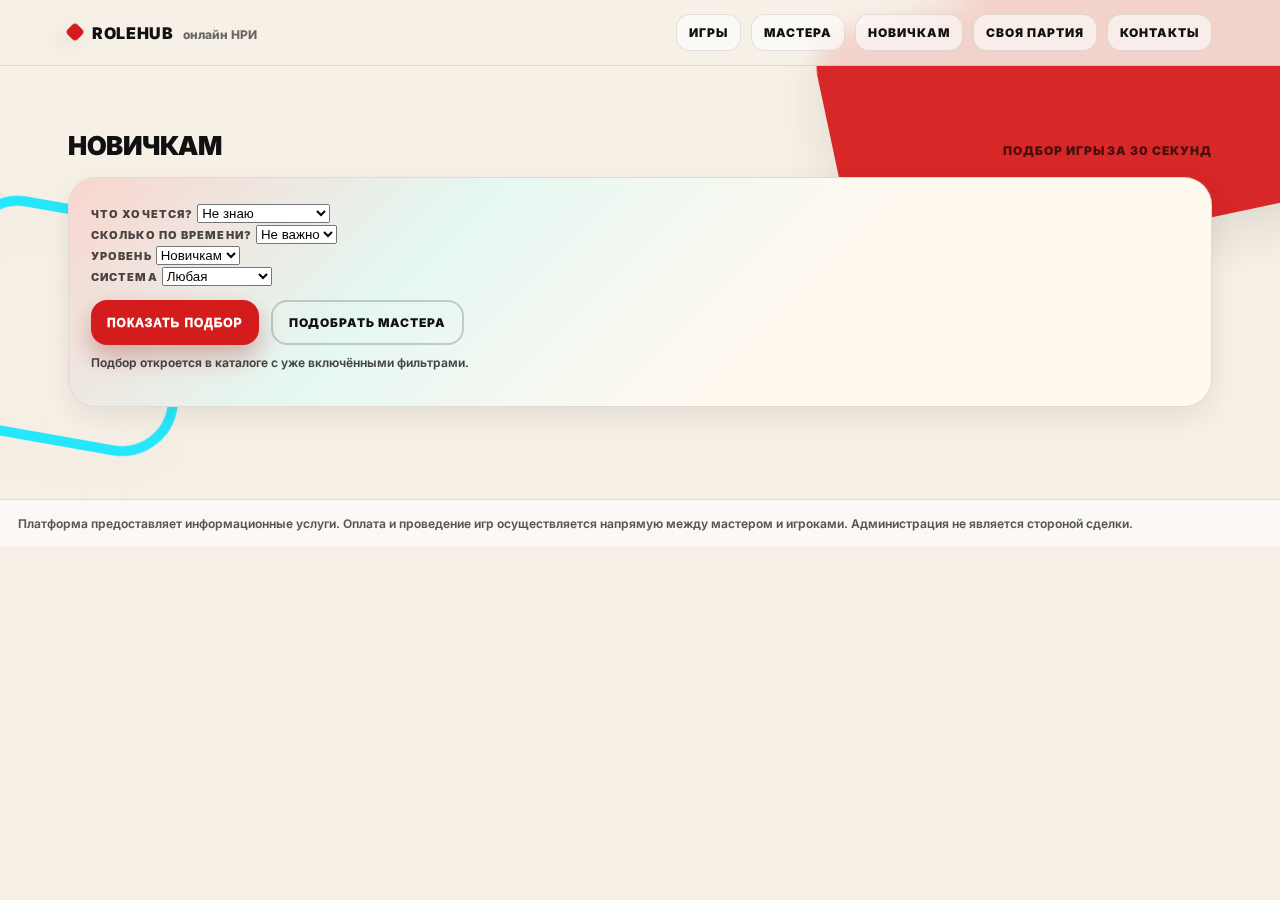
<file: newbies.html>
<!doctype html><html lang="ru"><head>
<meta charset="UTF-8">
<meta name="viewport" content="width=device-width,initial-scale=1">
<link rel="preconnect" href="https://fonts.googleapis.com">
<link rel="preconnect" href="https://fonts.gstatic.com" crossorigin>
<link href="https://fonts.googleapis.com/css2?family=Inter:wght@500;650;800;900;1000&display=swap" rel="stylesheet">
<link rel="stylesheet" href="style.css">
<title>Новичкам — квиз — RoleHub</title>
</head>
<body class="bg-grid">
<div class="header">
  <div class="nav">
    <a class="brand" href="index.html">
      <span class="mark"></span>
      <span class="name">RoleHub</span>
      <span class="tag">онлайн НРИ</span>
    </a>
    <div class="navlinks">
      <a href="games.html">Игры</a>
      <a href="masters.html">Мастера</a>
      <a href="newbies.html">Новичкам</a>
      <a href="custom.html">Своя партия</a>
      <a href="contacts.html">Контакты</a>
    </div>
  </div>
</div>
<div class="container">
  <div class="shape red"></div>
  <div class="shape cyan"></div>
  
<div class="section-title"><h2>Новичкам</h2><div class="hint">подбор игры за 30 секунд</div></div>
<div class="panel"><div class="p-inner">
<form id="quizForm" class="quiz">
  <div class="field">
    <label>Что хочется?</label>
    <select name="genre">
      <option value="">Не знаю</option>
      <option value="приключение">Приключение</option>
      <option value="детектив">Детектив</option>
      <option value="хоррор">Хоррор</option>
      <option value="политика">Политика/интриги</option>
    </select>
  </div>
  <div class="field">
    <label>Сколько по времени?</label>
    <select name="duration">
      <option value="">Не важно</option>
      <option value="2-3">2–3 часа</option>
      <option value="3-4">3–4 часа</option>
      <option value="4+">4+ часов</option>
    </select>
  </div>
  <div class="field">
    <label>Уровень</label>
    <select name="level">
      <option value="новичкам">Новичкам</option>
      <option value="">Любой</option>
      <option value="опытным">Опытным</option>
    </select>
  </div>
  <div class="field">
    <label>Система</label>
    <select name="system">
      <option value="">Любая</option>
      <option value="D&D">D&D</option>
      <option value="Call of Cthulhu">Call of Cthulhu</option>
      <option value="Pathfinder">Pathfinder</option>
    </select>
  </div>
  <div class="actions" style="margin-top:14px">
    <button class="btn btn-red" type="submit">Показать подбор</button>
    <a class="btn btn-outline" href="hire.html">Подобрать мастера</a>
  </div>
</form>
<p class="small" style="margin-top:10px">Подбор откроется в каталоге с уже включёнными фильтрами.</p>
</div></div>

</div>
<footer>Платформа предоставляет информационные услуги. Оплата и проведение игр осуществляется напрямую между мастером и игроками. Администрация не является стороной сделки.</footer>
<script src="config.js"></script>
<script src="app.js"></script>
</body></html>
</file>
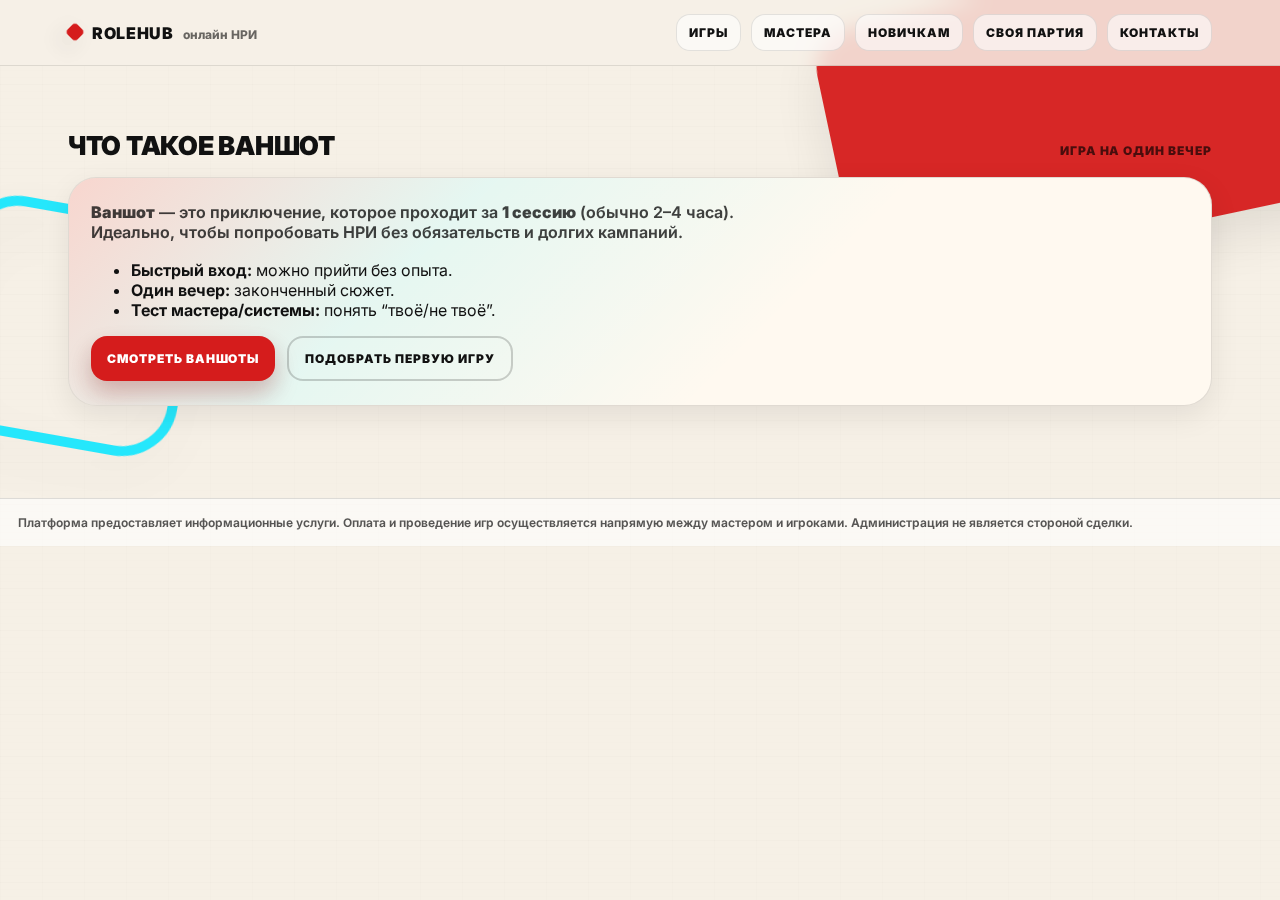
<file: oneshot.html>
<!doctype html><html lang="ru"><head>
<meta charset="UTF-8">
<meta name="viewport" content="width=device-width,initial-scale=1">
<link rel="preconnect" href="https://fonts.googleapis.com">
<link rel="preconnect" href="https://fonts.gstatic.com" crossorigin>
<link href="https://fonts.googleapis.com/css2?family=Inter:wght@500;650;800;900;1000&display=swap" rel="stylesheet">
<link rel="stylesheet" href="style.css">
<title>Что такое ваншот — RoleHub</title>
</head>
<body class="bg-grid">
<div class="header">
  <div class="nav">
    <a class="brand" href="index.html">
      <span class="mark"></span>
      <span class="name">RoleHub</span>
      <span class="tag">онлайн НРИ</span>
    </a>
    <div class="navlinks">
      <a href="games.html">Игры</a>
      <a href="masters.html">Мастера</a>
      <a href="newbies.html">Новичкам</a>
      <a href="custom.html">Своя партия</a>
      <a href="contacts.html">Контакты</a>
    </div>
  </div>
</div>
<div class="container">
  <div class="shape red"></div>
  <div class="shape cyan"></div>
  
<div class="section-title"><h2>Что такое ваншот</h2><div class="hint">игра на один вечер</div></div>
<div class="panel"><div class="p-inner">
<p class="lead"><b>Ваншот</b> — это приключение, которое проходит за <b>1 сессию</b> (обычно 2–4 часа). Идеально, чтобы попробовать НРИ без обязательств и долгих кампаний.</p>
<ul class="list">
<li><b>Быстрый вход:</b> можно прийти без опыта.</li>
<li><b>Один вечер:</b> законченный сюжет.</li>
<li><b>Тест мастера/системы:</b> понять “твоё/не твоё”.</li>
</ul>
<div class="actions">
<a class="btn btn-red" href="games.html?type=ваншот">Смотреть ваншоты</a>
<a class="btn btn-outline" href="newbies.html">Подобрать первую игру</a>
</div>
</div></div>

</div>
<footer>Платформа предоставляет информационные услуги. Оплата и проведение игр осуществляется напрямую между мастером и игроками. Администрация не является стороной сделки.</footer>
<script src="config.js"></script>
<script src="app.js"></script>
</body></html>
</file>
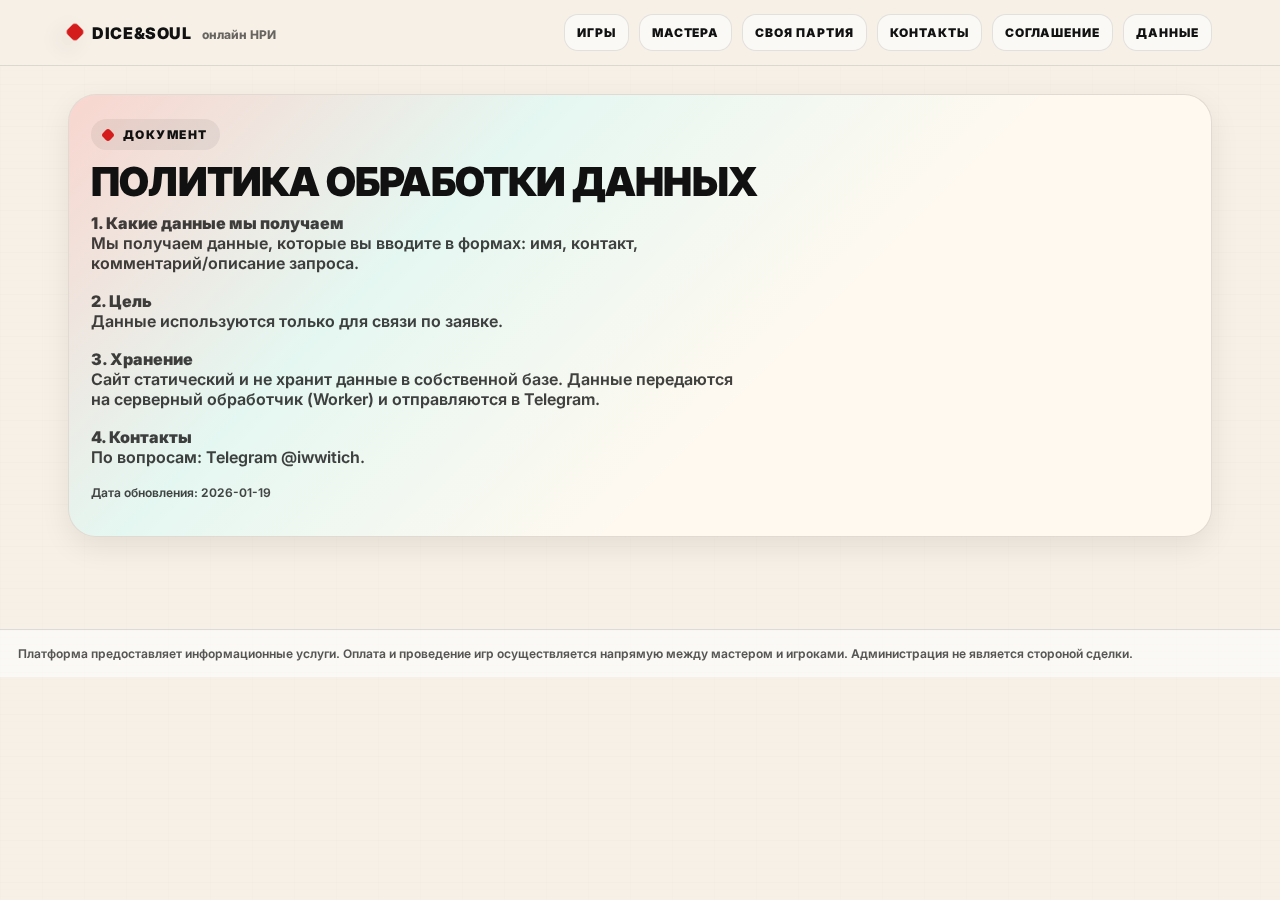
<file: privacy.html>
<!doctype html><html lang="ru"><head>
<meta charset="UTF-8">
<meta name="viewport" content="width=device-width,initial-scale=1">
<link rel="preconnect" href="https://fonts.googleapis.com">
<link rel="preconnect" href="https://fonts.gstatic.com" crossorigin>
<link href="https://fonts.googleapis.com/css2?family=Inter:wght@500;650;800;900;1000&display=swap" rel="stylesheet">
<link rel="stylesheet" href="style.css">
<title>Данные — Dice&Soul</title>
<link rel="icon" href="assets/favicon.ico" sizes="any">
<link rel="icon" type="image/png" href="assets/favicon.png">
<link rel="apple-touch-icon" href="assets/favicon.png">
</head>
<body class="bg-grid">

<div class="header">
  <div class="nav">
    <a class="brand" href="index.html">
      <span class="mark"></span>
      <span class="name">Dice&Soul</span>
      <span class="tag">онлайн НРИ</span>
    </a>
    <div class="navlinks">
      <a href="games.html">Игры</a>
      <a href="masters.html">Мастера</a>
<a href="custom.html">Своя партия</a>
      <a href="contacts.html">Контакты</a>
      <a href="legal.html">Соглашение</a>
      <a href="privacy.html">Данные</a>
    </div>
  </div>
</div>

<div class="container">
  <div class="panel"><div class="p-inner">
  <div class="kicker"><span class="dot"></span>документ</div>
  <div class="h1" style="font-size: clamp(26px, 3.2vw, 40px); margin-top:12px">Политика обработки данных</div>

  <p class="lead"><b>1. Какие данные мы получаем</b><br>Мы получаем данные, которые вы вводите в формах: имя, контакт, комментарий/описание запроса.</p>
  <p class="lead"><b>2. Цель</b><br>Данные используются только для связи по заявке.</p>
  <p class="lead"><b>3. Хранение</b><br>Сайт статический и не хранит данные в собственной базе. Данные передаются на серверный обработчик (Worker) и отправляются в Telegram.</p>
  <p class="lead"><b>4. Контакты</b><br>По вопросам: Telegram @iwwitich.</p>
  <p class="small">Дата обновления: 2026-01-19</p>
  </div></div>
</div>
<footer>Платформа предоставляет информационные услуги. Оплата и проведение игр осуществляется напрямую между мастером и игроками. Администрация не является стороной сделки.</footer>
<script src="config.js"></script><script src="app.js"></script>
</body></html>
</file>
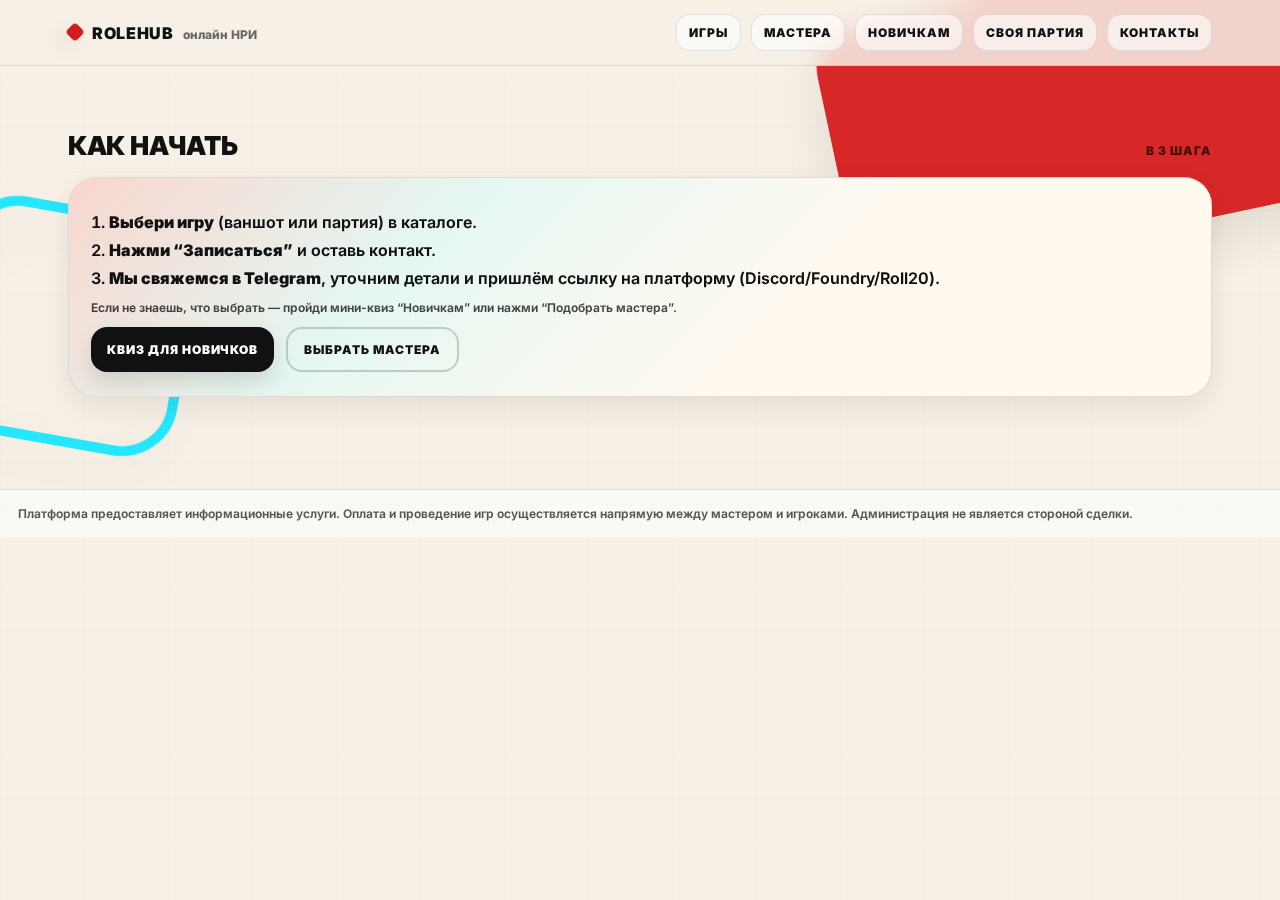
<file: start.html>
<!doctype html><html lang="ru"><head>
<meta charset="UTF-8">
<meta name="viewport" content="width=device-width,initial-scale=1">
<link rel="preconnect" href="https://fonts.googleapis.com">
<link rel="preconnect" href="https://fonts.gstatic.com" crossorigin>
<link href="https://fonts.googleapis.com/css2?family=Inter:wght@500;650;800;900;1000&display=swap" rel="stylesheet">
<link rel="stylesheet" href="style.css">
<title>Как начать — RoleHub</title>
</head>
<body class="bg-grid">
<div class="header">
  <div class="nav">
    <a class="brand" href="index.html">
      <span class="mark"></span>
      <span class="name">RoleHub</span>
      <span class="tag">онлайн НРИ</span>
    </a>
    <div class="navlinks">
      <a href="games.html">Игры</a>
      <a href="masters.html">Мастера</a>
      <a href="newbies.html">Новичкам</a>
      <a href="custom.html">Своя партия</a>
      <a href="contacts.html">Контакты</a>
    </div>
  </div>
</div>
<div class="container">
  <div class="shape red"></div>
  <div class="shape cyan"></div>
  
<div class="section-title"><h2>Как начать</h2><div class="hint">в 3 шага</div></div>
<div class="panel"><div class="p-inner">
<ol class="steps">
<li><b>Выбери игру</b> (ваншот или партия) в каталоге.</li>
<li><b>Нажми “Записаться”</b> и оставь контакт.</li>
<li><b>Мы свяжемся в Telegram</b>, уточним детали и пришлём ссылку на платформу (Discord/Foundry/Roll20).</li>
</ol>
<p class="small">Если не знаешь, что выбрать — пройди мини-квиз “Новичкам” или нажми “Подобрать мастера”.</p>
<div class="actions">
<a class="btn btn-ink" href="newbies.html">Квиз для новичков</a>
<a class="btn btn-outline" href="masters.html">Выбрать мастера</a>
</div>
</div></div>

</div>
<footer>Платформа предоставляет информационные услуги. Оплата и проведение игр осуществляется напрямую между мастером и игроками. Администрация не является стороной сделки.</footer>
<script src="config.js"></script>
<script src="app.js"></script>
</body></html>
</file>
<file: style.css>
:root{
  --milk:#F6F0E6;
  --paper:#FFF9F0;
  --ink:#111111;
  --red:#D51C1C;
  --cyan:#00E5FF;
  --violet:#7C4DFF;
  --shadow: 0 10px 30px rgba(0,0,0,.08);
  --shadow2: 0 10px 22px rgba(0,0,0,.12);
  --radius: 18px;
  --radius2: 28px;
  --max: 1180px;
}
*{box-sizing:border-box}
html,body{height:100%}
body{
  margin:0;
  font-family:"Inter",system-ui,-apple-system,Segoe UI,Roboto,Arial,sans-serif;
  background:var(--milk);
  color:var(--ink);
  overflow-x:hidden;
}
a{color:inherit}
.container{max-width:var(--max); margin:0 auto; padding:28px 18px 56px; position:relative;}

/* cyber grid + scanline */
.bg-grid:before{
  content:"";
  position:fixed; inset:0;
  background-image:
    linear-gradient(to right, rgba(0,0,0,.05) 1px, transparent 1px),
    linear-gradient(to bottom, rgba(0,0,0,.05) 1px, transparent 1px);
  background-size: 42px 42px;
  pointer-events:none;
  opacity:.20;
  z-index:-3;
}
.bg-grid:after{
  content:"";
  position:fixed; inset:0;
  background: repeating-linear-gradient(
    to bottom,
    rgba(0,0,0,.03),
    rgba(0,0,0,.03) 1px,
    transparent 2px,
    transparent 7px
  );
  opacity:.10;
  pointer-events:none;
  z-index:-2;
}

/* Constructivist shapes */
.shape{position:absolute; z-index:-1; opacity:.95; filter: drop-shadow(0 18px 30px rgba(0,0,0,.10));}
.shape.red{width:560px;height:260px;background:var(--red);transform:rotate(-12deg);top:-90px;right:-160px;border-radius:40px;}
.shape.ink{width:520px;height:220px;background:var(--ink);transform:rotate(18deg);bottom:-140px;left:-200px;border-radius:40px;opacity:.86;}
.shape.cyan{
  width:240px; height:240px;
  border:10px solid var(--cyan);
  transform: rotate(10deg);
  top:140px; left:-100px;
  border-radius:56px;
  background:transparent;
  opacity:.85;
}

/* Header */
.header{
  position:sticky; top:0; z-index:50;
  background: rgba(246,240,230,.86);
  backdrop-filter: blur(10px);
  border-bottom: 1px solid rgba(0,0,0,.10);
}
.nav{max-width:var(--max);margin:0 auto;padding:14px 18px;display:flex;align-items:center;gap:14px;}
.brand{display:flex;align-items:baseline;gap:10px;text-decoration:none;}
.brand .mark{
  width:14px;height:14px;background:var(--red);transform:rotate(45deg);border-radius:4px;
  box-shadow:var(--shadow2);
}
.brand .name{
  font-weight:1000;letter-spacing:.04em;text-transform:uppercase;
}
.brand .tag{
  font-size:12px;color:rgba(0,0,0,.58);font-weight:800
}
.navlinks{margin-left:auto;display:flex;gap:10px;flex-wrap:wrap}
.navlinks a{
  text-decoration:none;
  padding:10px 12px;
  border-radius:14px;
  font-weight:900;
  text-transform:uppercase;
  letter-spacing:.08em;
  font-size:12px;
  background: rgba(255,255,255,.60);
  border: 1px solid rgba(0,0,0,.10);
  transition: transform .08s ease, box-shadow .12s ease, border-color .12s ease;
}
.navlinks a:hover{
  transform:translateY(-1px);
  box-shadow:var(--shadow);
  border-color: rgba(0,229,255,.55);
}

/* Panels */
.panel{
  background:var(--paper);
  border:1px solid rgba(0,0,0,.12);
  border-radius:var(--radius2);
  box-shadow:var(--shadow);
  overflow:hidden;
  position:relative;
}
.panel:before{
  content:"";
  position:absolute; inset:-2px;
  background:
    linear-gradient(135deg, rgba(213,28,28,.16), rgba(0,229,255,.10), transparent 62%);
  pointer-events:none;
}
.p-inner{padding:24px 22px;position:relative}

/* Hero typography */
.kicker{
  display:inline-flex;gap:10px;align-items:center;
  padding:8px 12px;border-radius:999px;
  background:rgba(17,17,17,.06);
  font-weight:1000;text-transform:uppercase;letter-spacing:.12em;font-size:12px;
}
.kicker .dot{width:10px;height:10px;background:var(--red);transform:rotate(45deg);border-radius:3px;}
.h1{
  margin:14px 0 10px;
  font-weight:1000;letter-spacing:-.02em;line-height:1.02;
  font-size:clamp(34px,4.2vw,56px);
  text-transform:uppercase;
  position:relative;
}
/* subtle cyber glow */
.h1:after{
  content: attr(data-glitch);
  position:absolute; left:0; top:0;
  color: transparent;
  text-shadow:
    1px 0 0 rgba(0,229,255,.55),
    -1px 0 0 rgba(124,77,255,.35);
  mix-blend-mode:multiply;
  opacity:.55;
  pointer-events:none;
}
.lead{margin:0 0 18px;color:rgba(0,0,0,.74);font-weight:650;font-size:16px;max-width:60ch}
.actions{display:flex;gap:12px;flex-wrap:wrap}

.btn{
  appearance:none;border:0;
  padding:13px 16px;border-radius:16px;
  font-weight:1000;letter-spacing:.08em;text-transform:uppercase;
  font-size:12px;cursor:pointer;text-decoration:none;
  display:inline-flex;align-items:center;justify-content:center;gap:10px;
  transition: transform .08s ease, box-shadow .12s ease, filter .12s ease;
}
.btn:hover{transform:translateY(-1px);box-shadow:var(--shadow);filter:brightness(1.03)}
.btn-red{background:var(--red);color:#fff;box-shadow:var(--shadow2)}
.btn-ink{background:var(--ink);color:#fff;box-shadow:var(--shadow2)}
.btn-outline{background:transparent;border:2px solid rgba(0,0,0,.18)}
.btn-cyan{
  background:rgba(0,229,255,.14);
  border:1px solid rgba(0,229,255,.45);
  color:var(--ink);
  box-shadow:var(--shadow);
}

/* Layout blocks */
.hero{margin-top:18px;display:grid;grid-template-columns:1.2fr .8fr;gap:20px}
@media (max-width:900px){.hero{grid-template-columns:1fr}}
.aside{display:grid;gap:14px}
.tile{
  border-radius:var(--radius);
  background:rgba(255,255,255,.60);
  border:1px solid rgba(0,0,0,.12);
  box-shadow:var(--shadow);
  padding:16px;
}
.tile h3{margin:0 0 10px;font-weight:1000;text-transform:uppercase;letter-spacing:.10em;font-size:12px}
.tile p{margin:0;color:rgba(0,0,0,.74);font-weight:650;font-size:14px;line-height:1.35}
.badge{
  display:inline-flex;align-items:center;gap:8px;margin-top:10px;
  padding:8px 10px;border-radius:999px;
  background:rgba(0,229,255,.12);
  border:1px solid rgba(0,229,255,.35);
  font-weight:1000;letter-spacing:.10em;text-transform:uppercase;font-size:11px;
}

/* Section headings */
.section-title{
  margin:36px 0 16px;
  display:flex;align-items:baseline;justify-content:space-between;gap:16px;flex-wrap:wrap
}
.section-title h2{margin:0;font-weight:1000;text-transform:uppercase;letter-spacing:-.01em;font-size:26px}
.section-title .hint{font-size:12px;color:rgba(0,0,0,.66);font-weight:900;letter-spacing:.08em;text-transform:uppercase}

/* Game cards grid */
.grid{display:grid;grid-template-columns:repeat(3,1fr);gap:18px}
@media (max-width:980px){.grid{grid-template-columns:repeat(2,1fr)}}
@media (max-width:640px){.grid{grid-template-columns:1fr}}

.card{
  background:var(--paper);
  border:1px solid rgba(0,0,0,.14);
  border-radius:var(--radius2);
  box-shadow:var(--shadow);
  overflow:hidden;
  position:relative;
}
.card:after{
  content:"";
  position:absolute;
  left:-50px; top:16px;
  width:140px; height:30px;
  background:var(--red);
  transform:rotate(-12deg);
  opacity:.95;
}
.card img{
  width:100%;
  aspect-ratio: 16/10;
  object-fit:cover;
  display:block;
  filter:contrast(1.05) saturate(1.05);
}
.c-inner{padding:16px 16px 18px}
.card h3{
  margin:0 0 12px;
  font-weight:1000;
  letter-spacing:-.01em;
  line-height:1.12;
  text-transform:uppercase;
  font-size:16px;
}
.meta{display:flex;gap:10px;flex-wrap:wrap;align-items:center;margin-bottom:14px}
.pill{
  border-radius:999px;
  padding:7px 10px;
  font-size:11px;
  font-weight:1000;
  letter-spacing:.10em;
  text-transform:uppercase;
  border:1px solid rgba(0,0,0,.14);
  background:rgba(255,255,255,.70);
}
.pill.red{border-color:rgba(213,28,28,.35);background:rgba(213,28,28,.10)}
.pill.cyan{border-color:rgba(0,229,255,.45);background:rgba(0,229,255,.12)}
.pill.ink{border-color:rgba(0,0,0,.22);background:rgba(0,0,0,.06)}

.card .btn{width:100%; justify-content:center; padding:14px 16px}
.small{font-size:12px;color:rgba(0,0,0,.72);font-weight:650}

/* Forms */
.form{display:grid;gap:14px;margin-top:16px}
.field label{font-weight:1000;letter-spacing:.10em;text-transform:uppercase;font-size:11px;color:rgba(0,0,0,.70)}
.field input,.field textarea{
  width:100%;
  padding:13px 12px;
  border-radius:16px;
  border:1px solid rgba(0,0,0,.18);
  background:rgba(255,255,255,.82);
  font:inherit;
  font-weight:650;
}
.field textarea{min-height:120px;resize:vertical}
.notice{
  border-radius:var(--radius);
  border:1px dashed rgba(0,0,0,.22);
  padding:12px 12px;
  background:rgba(255,255,255,.62);
}
.spinner{display:inline-block;width:18px;height:18px;border:2px solid rgba(0,0,0,.15);border-top-color:rgba(0,0,0,.55);border-radius:50%;animation:spin .8s linear infinite;vertical-align:middle}
@keyframes spin{to{transform:rotate(360deg)}}
.err{color:#8b0000;font-weight:1000}
.ok{color:#0b5;font-weight:1000}

footer{
  margin-top:36px;
  padding:16px 18px;
  border-top:1px solid rgba(0,0,0,.12);
  color:rgba(0,0,0,.66);
  font-weight:650;
  font-size:12px;
  background:rgba(255,255,255,.58);
}

/* ---- v2 tweaks (more air + clearer CTA) ---- */
.c-inner{padding:18px 18px 20px}
.meta{margin-bottom:16px}
.meta{padding:10px 10px;border-radius:16px;background:rgba(255,255,255,.72);border:1px solid rgba(0,0,0,.10)}
.card h3{margin-bottom:14px}
.card .btn{margin-top:12px}
.grid{gap:22px}
/* Make CTA pop more */
.btn-red{box-shadow: 0 14px 26px rgba(213,28,28,.18), var(--shadow2)}
.btn-red:hover{filter:brightness(1.02)}



/* --- Filters bar --- */
.filters{
  display:flex;
  flex-wrap:wrap;
  gap:12px;
  align-items:end;
  margin: 6px 0 18px;
}
.filters .field-inline{
  display:flex;
  flex-direction:column;
  gap:6px;
  min-width: 220px;
}
.filters label{
  font-weight:1000;
  letter-spacing:.10em;
  text-transform:uppercase;
  font-size:11px;
  color:rgba(0,0,0,.70);
}
.filters input[type="text"], .filters select{
  padding:13px 12px;
  border-radius:16px;
  border:1px solid rgba(0,0,0,.18);
  background:rgba(255,255,255,.82);
  font:inherit;
  font-weight:650;
}
.filters .check-inline{
  display:flex;
  align-items:center;
  gap:10px;
  padding:12px 14px;
  border-radius:16px;
  border:1px solid rgba(0,0,0,.12);
  background:rgba(255,255,255,.60);
}
.filters .check-inline input{transform:scale(1.1);}



/* clickable overlay for card -> game page */
.card{ position:relative; }
.cardOverlay{
  position:absolute; inset:0;
  z-index:1;
  border-radius: var(--radius2);
}
.card img, .card .c-inner{ position:relative; z-index:2; }
.cardActions{ position:relative; z-index:3; }

/* detail page */
.backlink{ display:inline-block; margin:10px 0 10px; font-weight:1000; text-transform:uppercase; letter-spacing:.06em; font-size:12px; }
.detailHero{
  display:grid;
  grid-template-columns: 1fr 1.1fr;
  gap:18px;
  margin-top:14px;
}
.detailImg img{
  width:100%;
  border-radius: var(--radius2);
  box-shadow: var(--shadow);
}
.detailTitle{
  margin:0 0 10px;
  font-weight:1000;
  text-transform:uppercase;
  letter-spacing:-.01em;
  font-size: 40px;
  line-height:1;
}
.detailActions{ display:flex; gap:12px; flex-wrap:wrap; margin-top:14px; }
@media (max-width: 980px){
  .detailHero{ grid-template-columns:1fr; }
}

/* masters */
.mastersGrid{
  display:grid;
  grid-template-columns: 1fr 1fr;
  gap:16px;
}
@media (max-width: 980px){ .mastersGrid{ grid-template-columns:1fr; } }

.mcard{
  display:grid;
  grid-template-columns: 220px 1fr;
  gap:16px;
  padding:16px;
  border-radius: var(--radius2);
  background: rgba(255,255,255,.65);
  border: 1px solid rgba(0,0,0,.10);
  box-shadow: var(--shadow);
}
@media (max-width: 980px){ .mcard{ grid-template-columns:1fr; } }

.mphoto img{
  width:100%;
  height:100%;
  object-fit:cover;
  border-radius: 18px;
}
.mhead{ display:flex; align-items:center; justify-content:space-between; gap:10px; }
.mname{ font-weight:1000; text-transform:uppercase; letter-spacing:.06em; }
.mflag{
  font-size:12px;
  font-weight:1000;
  padding:6px 10px;
  border-radius:999px;
  background: var(--red);
  color:#fff;
}

/* newbies */
.newbies{
  display:grid;
  grid-template-columns: 1fr 1.2fr;
  gap:16px;
  margin-bottom: 18px;
}
@media (max-width: 980px){ .newbies{ grid-template-columns:1fr; } }

.steps{ margin:10px 0 0; padding-left:18px; }
.steps li{ margin:8px 0; font-weight:650; }

.mini-grid{
  display:grid;
  gap:10px;
  margin-top:10px;
}
.miniCard{
  display:block;
  padding:12px 14px;
  border-radius:16px;
  background: rgba(255,255,255,.70);
  border:1px solid rgba(0,0,0,.10);
  font-weight:1000;
  text-transform:uppercase;
  letter-spacing:.04em;
  font-size:12px;
  text-decoration:none;
}
.miniCard:hover{ box-shadow: var(--shadow); transform: translateY(-1px); }
</file>
